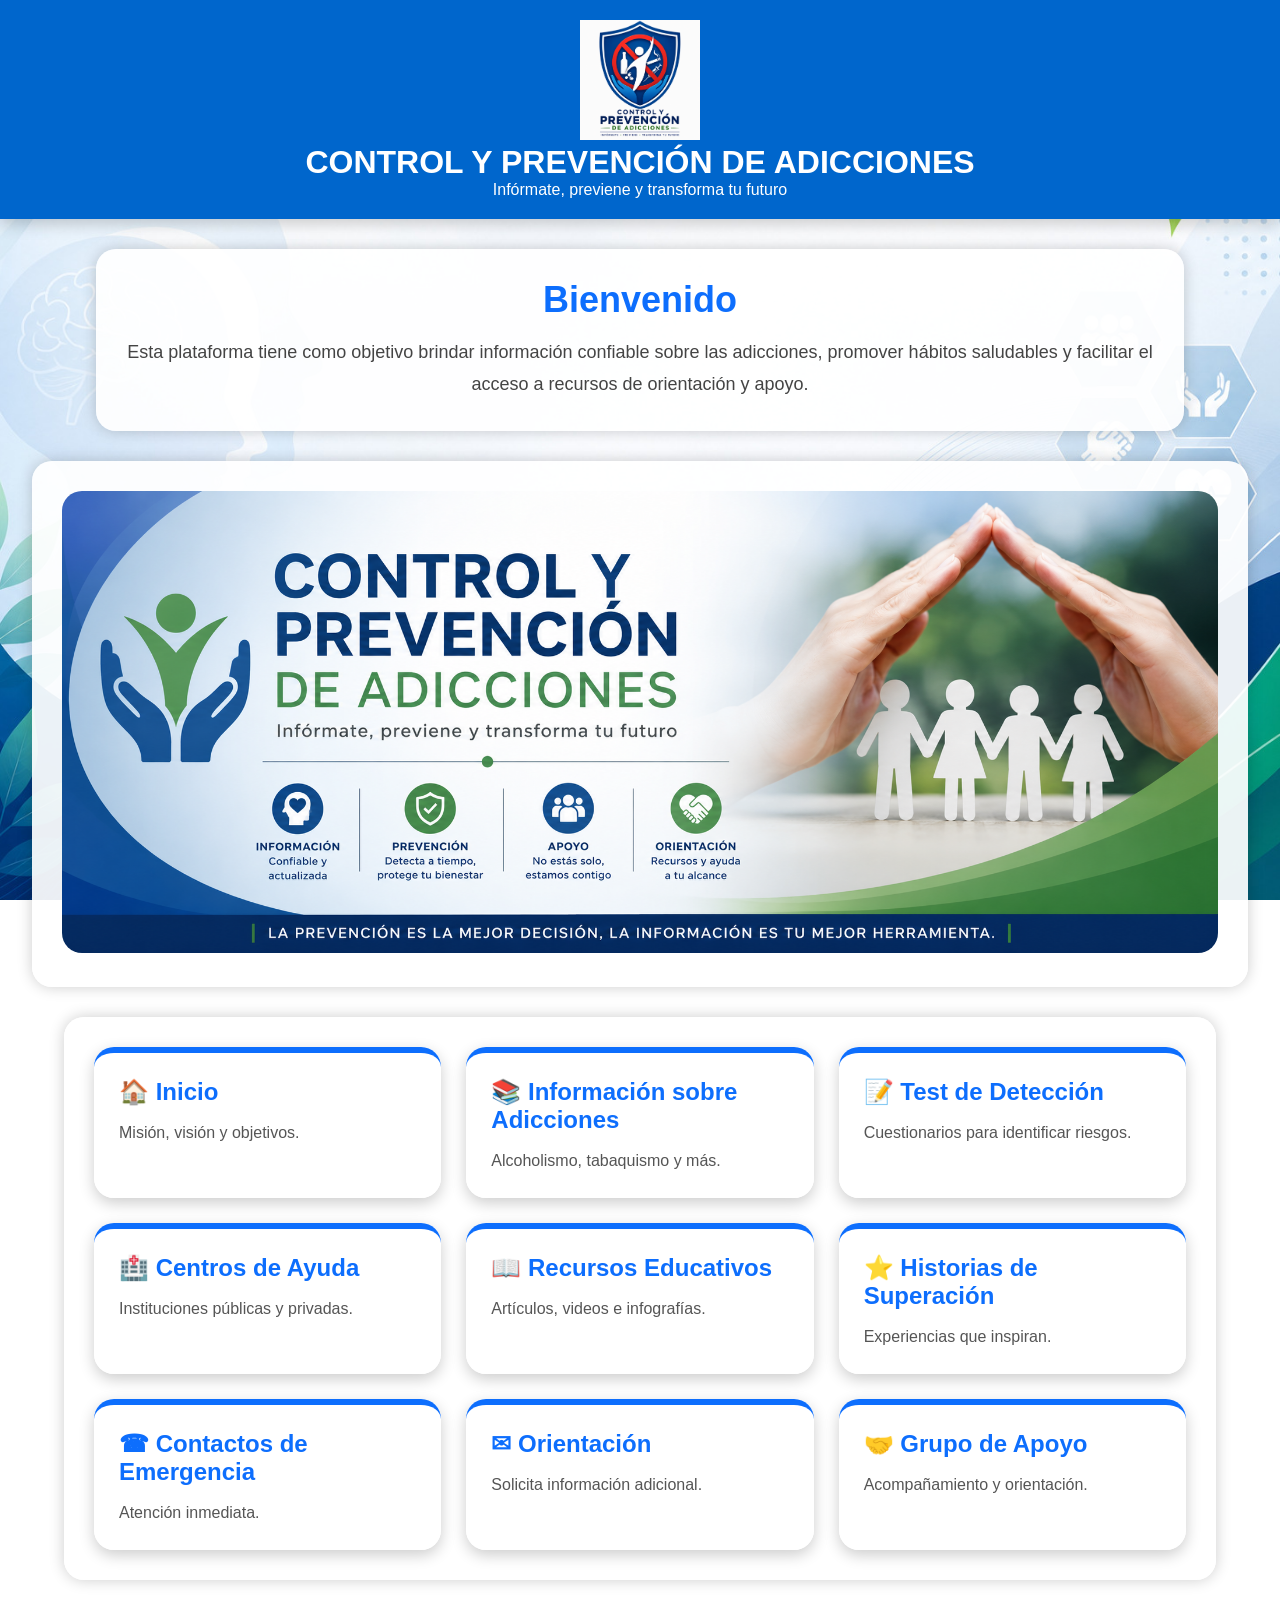
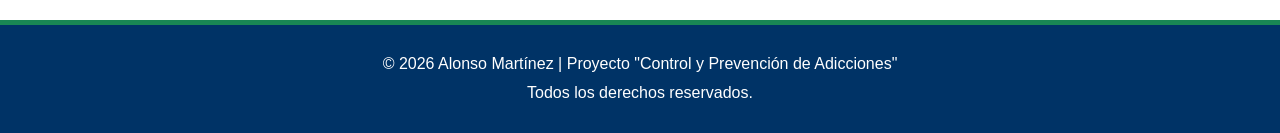
<file: index.html>
<!DOCTYPE html>
<html lang="es">
<head>
<meta charset="UTF-8">
<meta name="viewport" content="width=device-width, initial-scale=1.0">
<title>Control y Prevención de Adicciones</title>
<link rel="stylesheet" href="estilos.css">
</head>
<body>

<header>

    <img src="img/logo.png" alt="Logo" class="logo">

    <h1>CONTROL Y PREVENCIÓN DE ADICCIONES</h1>

    <p>Infórmate, previene y transforma tu futuro</p>

</header>

<section class="bienvenida">

    <h2>Bienvenido</h2>

    <p>
        Esta plataforma tiene como objetivo brindar información confiable sobre las adicciones,
        promover hábitos saludables y facilitar el acceso a recursos de orientación y apoyo.
    </p>

</section>

<section class="banner">

<img src="img/banner.png" alt="Banner">

</section>

<section class="menu-principal">

<a href="inicio.html" class="tarjeta">
<h2>🏠 Inicio</h2>
<p>Misión, visión y objetivos.</p>
</a>

<a href="adicciones.html" class="tarjeta">
<h2>📚 Información sobre Adicciones</h2>
<p>Alcoholismo, tabaquismo y más.</p>
</a>

<a href="test.html" class="tarjeta">
<h2>📝 Test de Detección</h2>
<p>Cuestionarios para identificar riesgos.</p>
</a>

<a href="centros.html" class="tarjeta">
<h2>🏥 Centros de Ayuda</h2>
<p>Instituciones públicas y privadas.</p>
</a>

<a href="recursos.html" class="tarjeta">
<h2>📖 Recursos Educativos</h2>
<p>Artículos, videos e infografías.</p>
</a>

<a href="historias.html" class="tarjeta">
<h2>⭐ Historias de Superación</h2>
<p>Experiencias que inspiran.</p>
</a>

<a href="emergencia.html" class="tarjeta">
<h2>☎ Contactos de Emergencia</h2>
<p>Atención inmediata.</p>
</a>

<a href="orientacion.html" class="tarjeta">
<h2>✉ Orientación</h2>
<p>Solicita información adicional.</p>
</a>

<a href="apoyo.html" class="tarjeta">
<h2>🤝 Grupo de Apoyo</h2>
<p>Acompañamiento y orientación.</p>
</a>

</section>

<footer>

    <p>
        &copy; 2026 Alonso Martínez | Proyecto "Control y Prevención de Adicciones"
    </p>

    <p>
        Todos los derechos reservados.
    </p>

</footer>

</body>
</html>
</file>
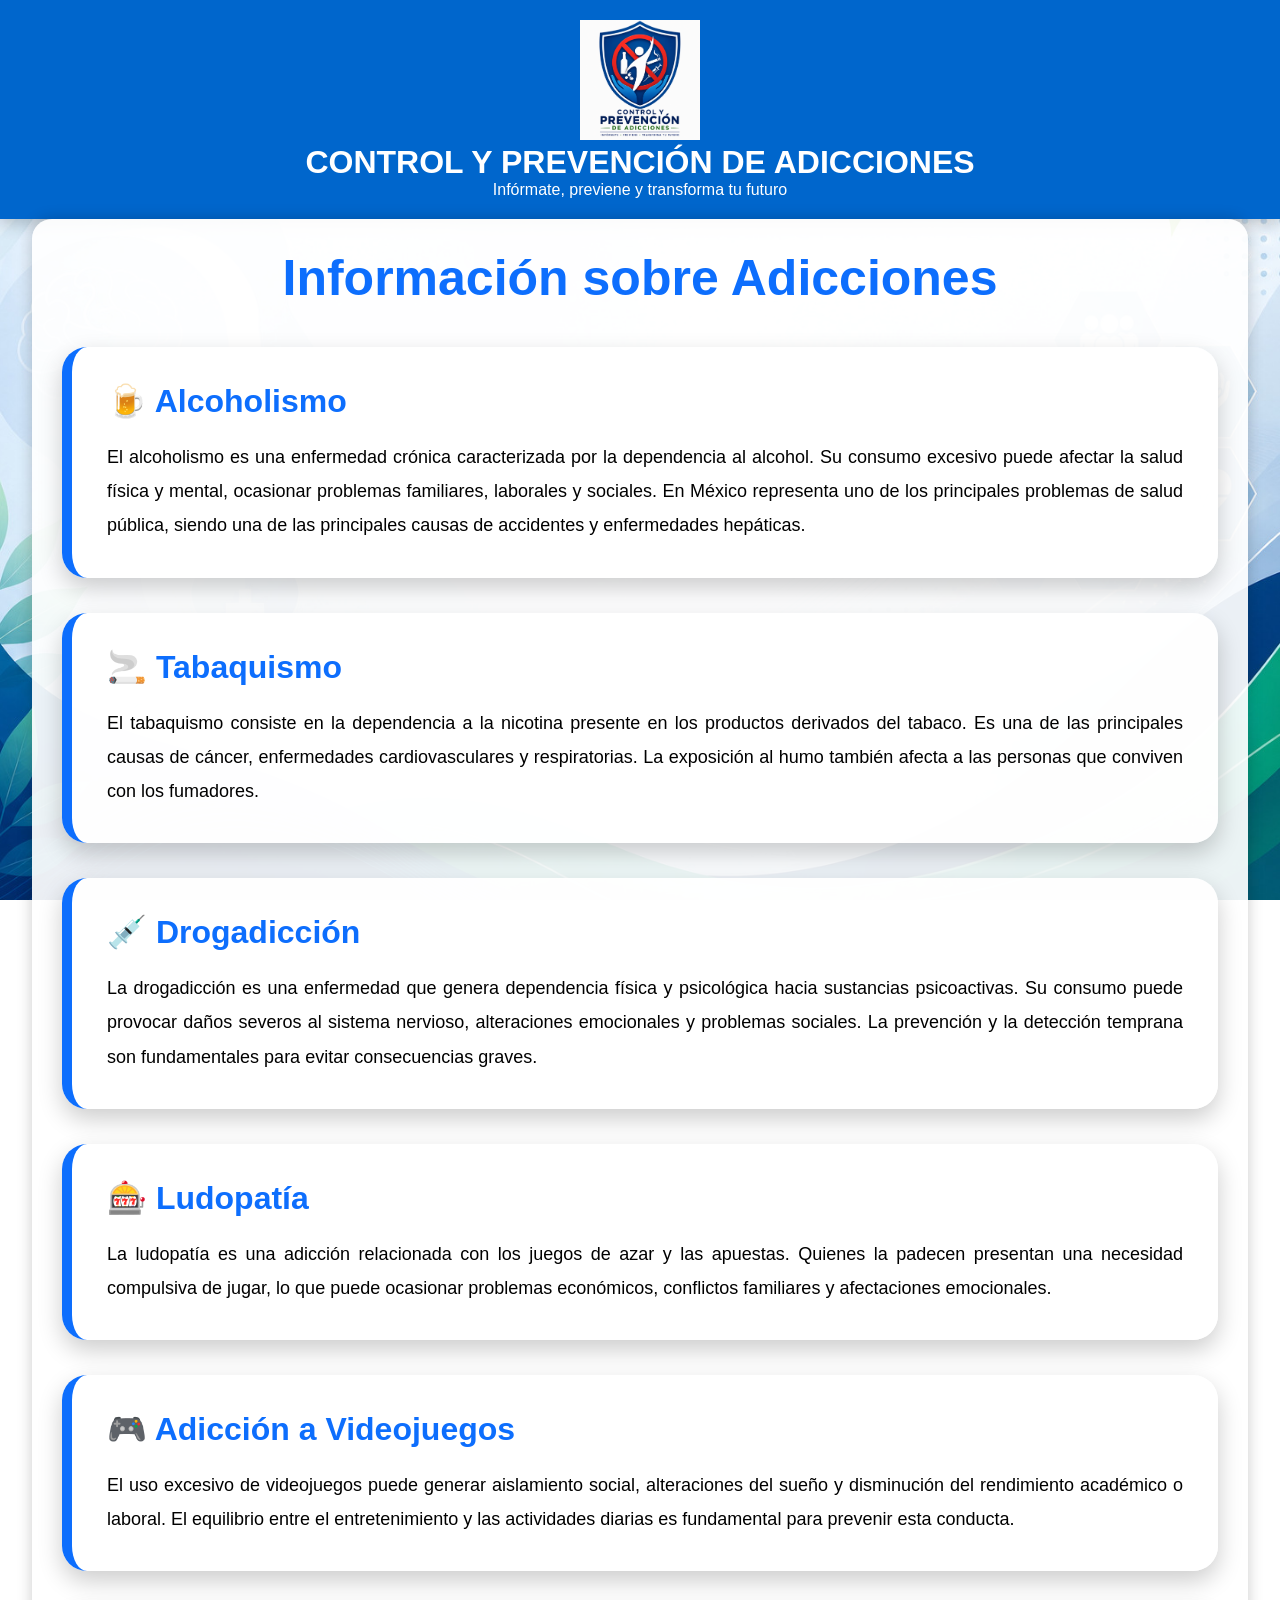
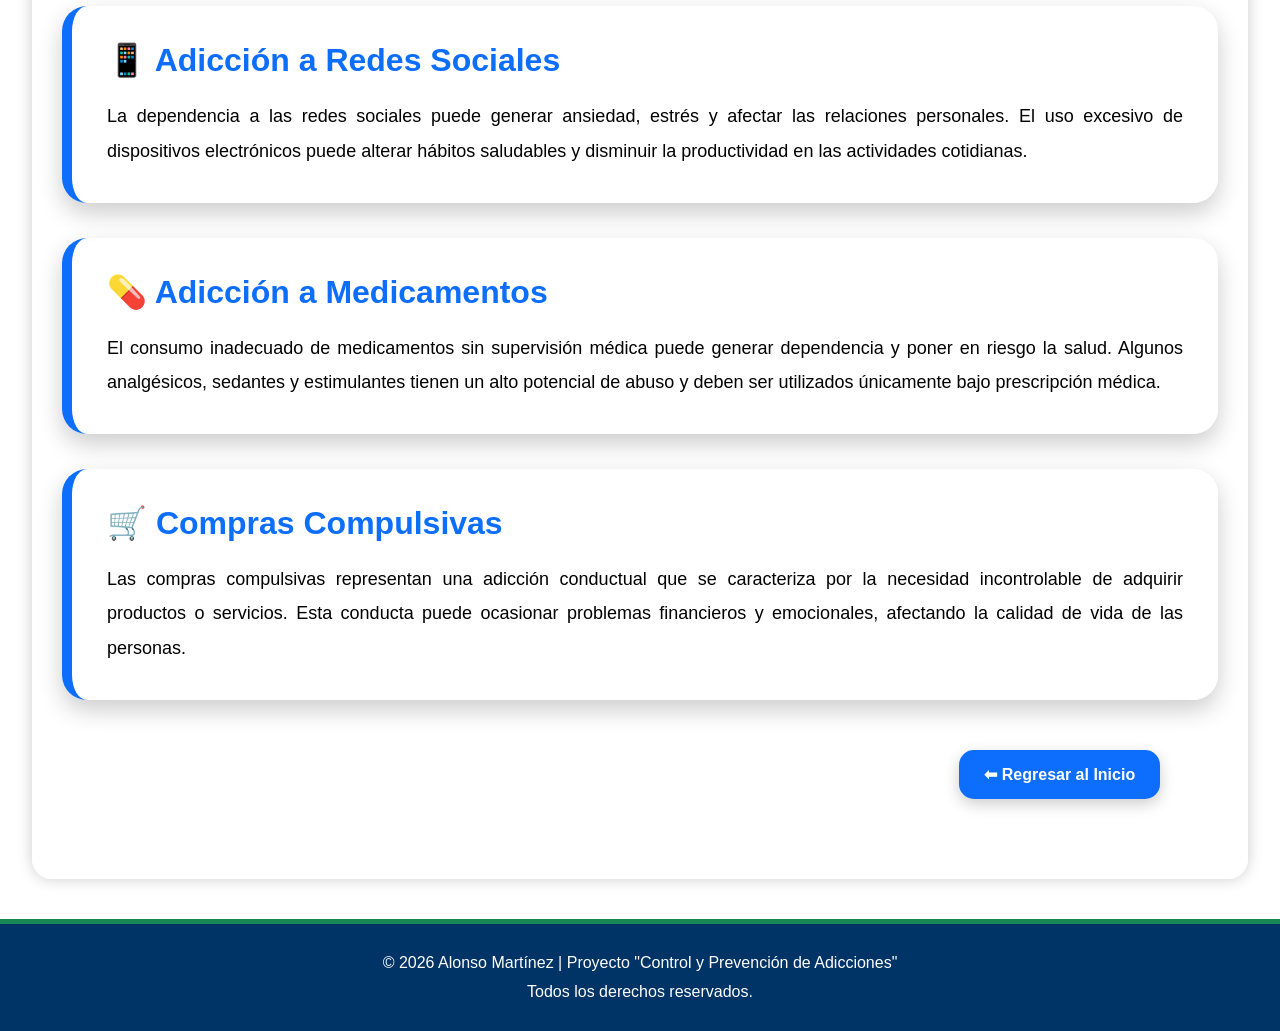
<file: adicciones.html>
<!DOCTYPE html>
<html lang="es">

<head>

    <meta charset="UTF-8">

    <meta name="viewport" content="width=device-width, initial-scale=1.0">

    <title>Información sobre Adicciones</title>

    <link rel="stylesheet" href="estilos.css">

</head>

<body>

    <header>

        <img src="img/logo.png" alt="Logo" class="logo">

        <h1>CONTROL Y PREVENCIÓN DE ADICCIONES</h1>

        <p>Infórmate, previene y transforma tu futuro</p>

    </header>


    <section class="contenedor-adicciones">

        <h1 class="titulo-adicciones">
            Información sobre Adicciones
        </h1>


        <div class="card-adicciones">

            <h2>🍺 Alcoholismo</h2>

            <p>
                El alcoholismo es una enfermedad crónica caracterizada por la dependencia al alcohol.
                Su consumo excesivo puede afectar la salud física y mental, ocasionar problemas
                familiares, laborales y sociales. En México representa uno de los principales
                problemas de salud pública, siendo una de las principales causas de accidentes y
                enfermedades hepáticas.
            </p>

        </div>


        <div class="card-adicciones">

            <h2>🚬 Tabaquismo</h2>

            <p>
                El tabaquismo consiste en la dependencia a la nicotina presente en los productos
                derivados del tabaco. Es una de las principales causas de cáncer, enfermedades
                cardiovasculares y respiratorias. La exposición al humo también afecta a las
                personas que conviven con los fumadores.
            </p>

        </div>


        <div class="card-adicciones">

            <h2>💉 Drogadicción</h2>

            <p>
                La drogadicción es una enfermedad que genera dependencia física y psicológica hacia
                sustancias psicoactivas. Su consumo puede provocar daños severos al sistema nervioso,
                alteraciones emocionales y problemas sociales. La prevención y la detección temprana
                son fundamentales para evitar consecuencias graves.
            </p>

        </div>


        <div class="card-adicciones">

            <h2>🎰 Ludopatía</h2>

            <p>
                La ludopatía es una adicción relacionada con los juegos de azar y las apuestas.
                Quienes la padecen presentan una necesidad compulsiva de jugar, lo que puede
                ocasionar problemas económicos, conflictos familiares y afectaciones emocionales.
            </p>

        </div>


        <div class="card-adicciones">

            <h2>🎮 Adicción a Videojuegos</h2>

            <p>
                El uso excesivo de videojuegos puede generar aislamiento social, alteraciones del
                sueño y disminución del rendimiento académico o laboral. El equilibrio entre el
                entretenimiento y las actividades diarias es fundamental para prevenir esta conducta.
            </p>

        </div>


        <div class="card-adicciones">

            <h2>📱 Adicción a Redes Sociales</h2>

            <p>
                La dependencia a las redes sociales puede generar ansiedad, estrés y afectar las
                relaciones personales. El uso excesivo de dispositivos electrónicos puede alterar
                hábitos saludables y disminuir la productividad en las actividades cotidianas.
            </p>

        </div>


        <div class="card-adicciones">

            <h2>💊 Adicción a Medicamentos</h2>

            <p>
                El consumo inadecuado de medicamentos sin supervisión médica puede generar
                dependencia y poner en riesgo la salud. Algunos analgésicos, sedantes y
                estimulantes tienen un alto potencial de abuso y deben ser utilizados
                únicamente bajo prescripción médica.
            </p>

        </div>


        <div class="card-adicciones">

            <h2>🛒 Compras Compulsivas</h2>

            <p>
                Las compras compulsivas representan una adicción conductual que se caracteriza
                por la necesidad incontrolable de adquirir productos o servicios. Esta conducta
                puede ocasionar problemas financieros y emocionales, afectando la calidad de vida
                de las personas.
            </p>

        </div>


        <div class="regresar">

            <a href="index.html" class="btn-regresar">

                ⬅ Regresar al Inicio

            </a>

        </div>

    </section>


    <footer>

        <p>
            &copy; 2026 Alonso Martínez | Proyecto "Control y Prevención de Adicciones"
        </p>

        <p>
            Todos los derechos reservados.
        </p>

    </footer>

</body>

</html>
</file>
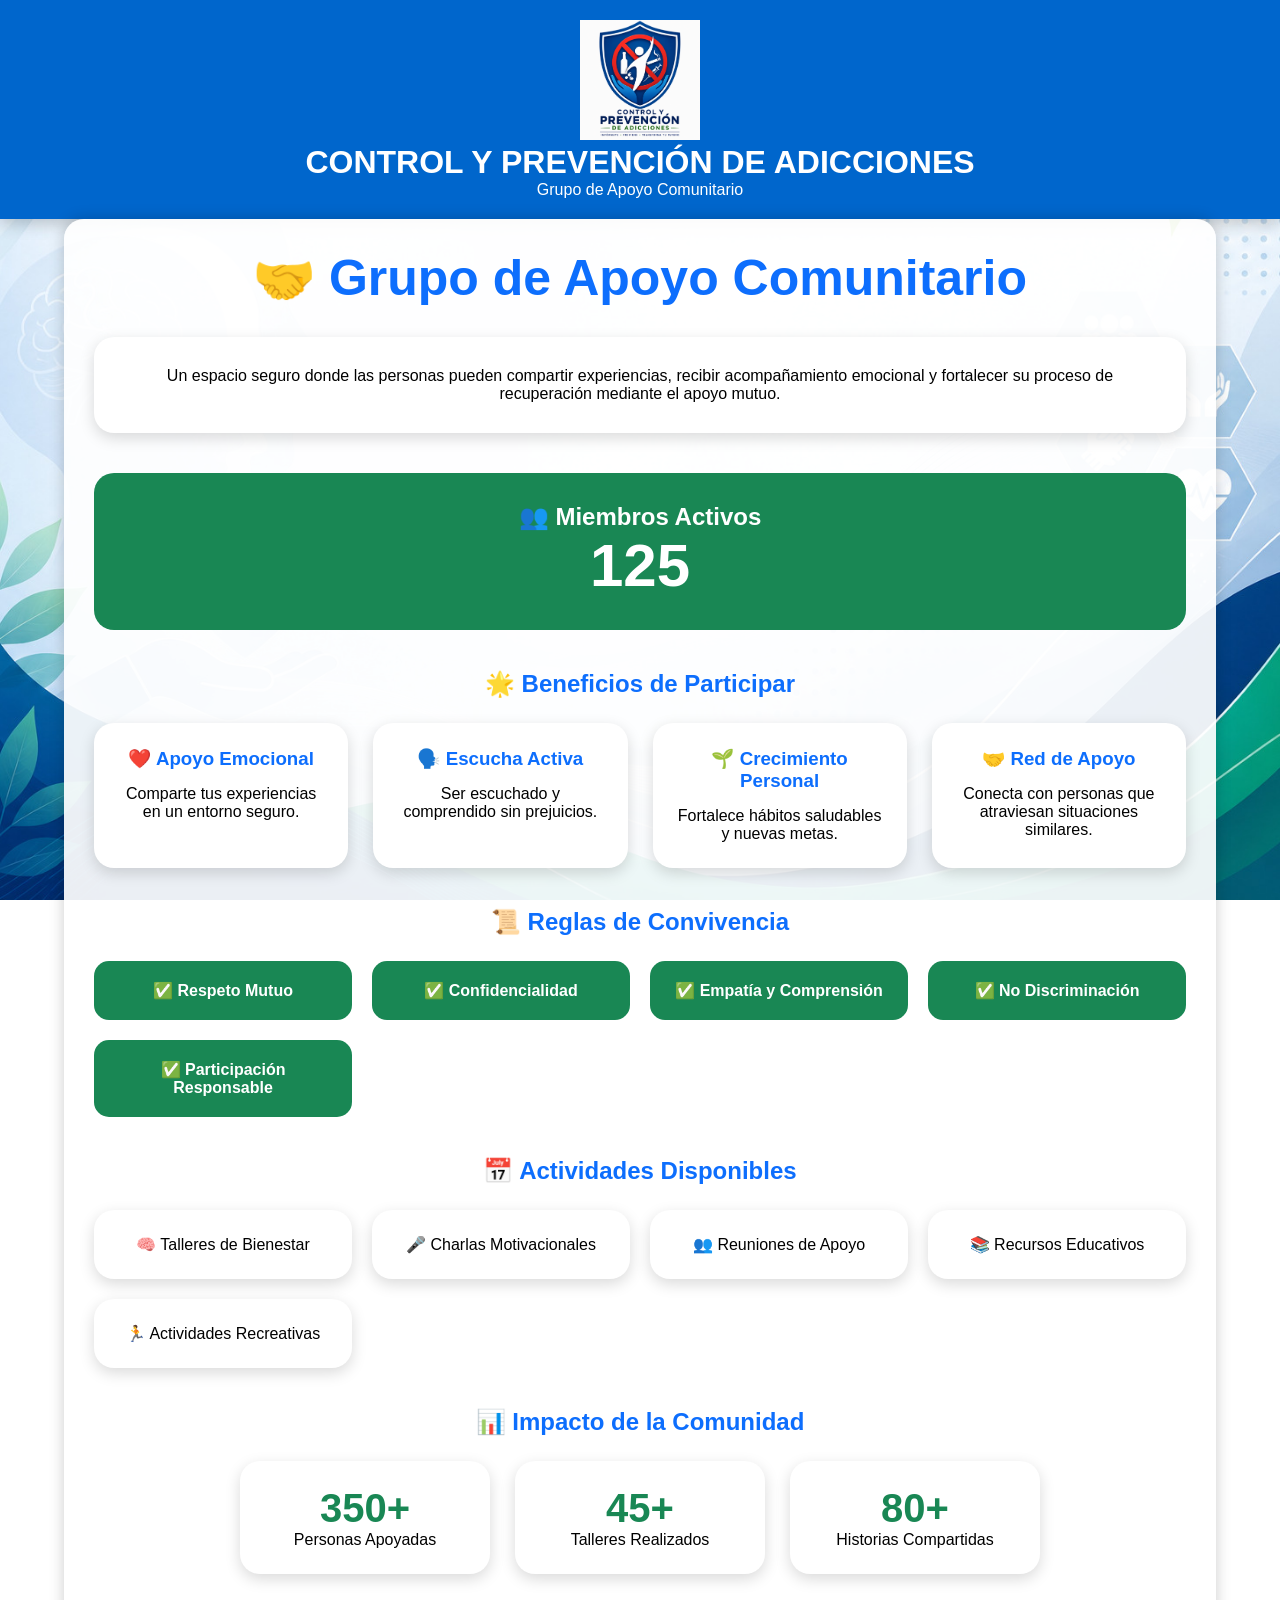
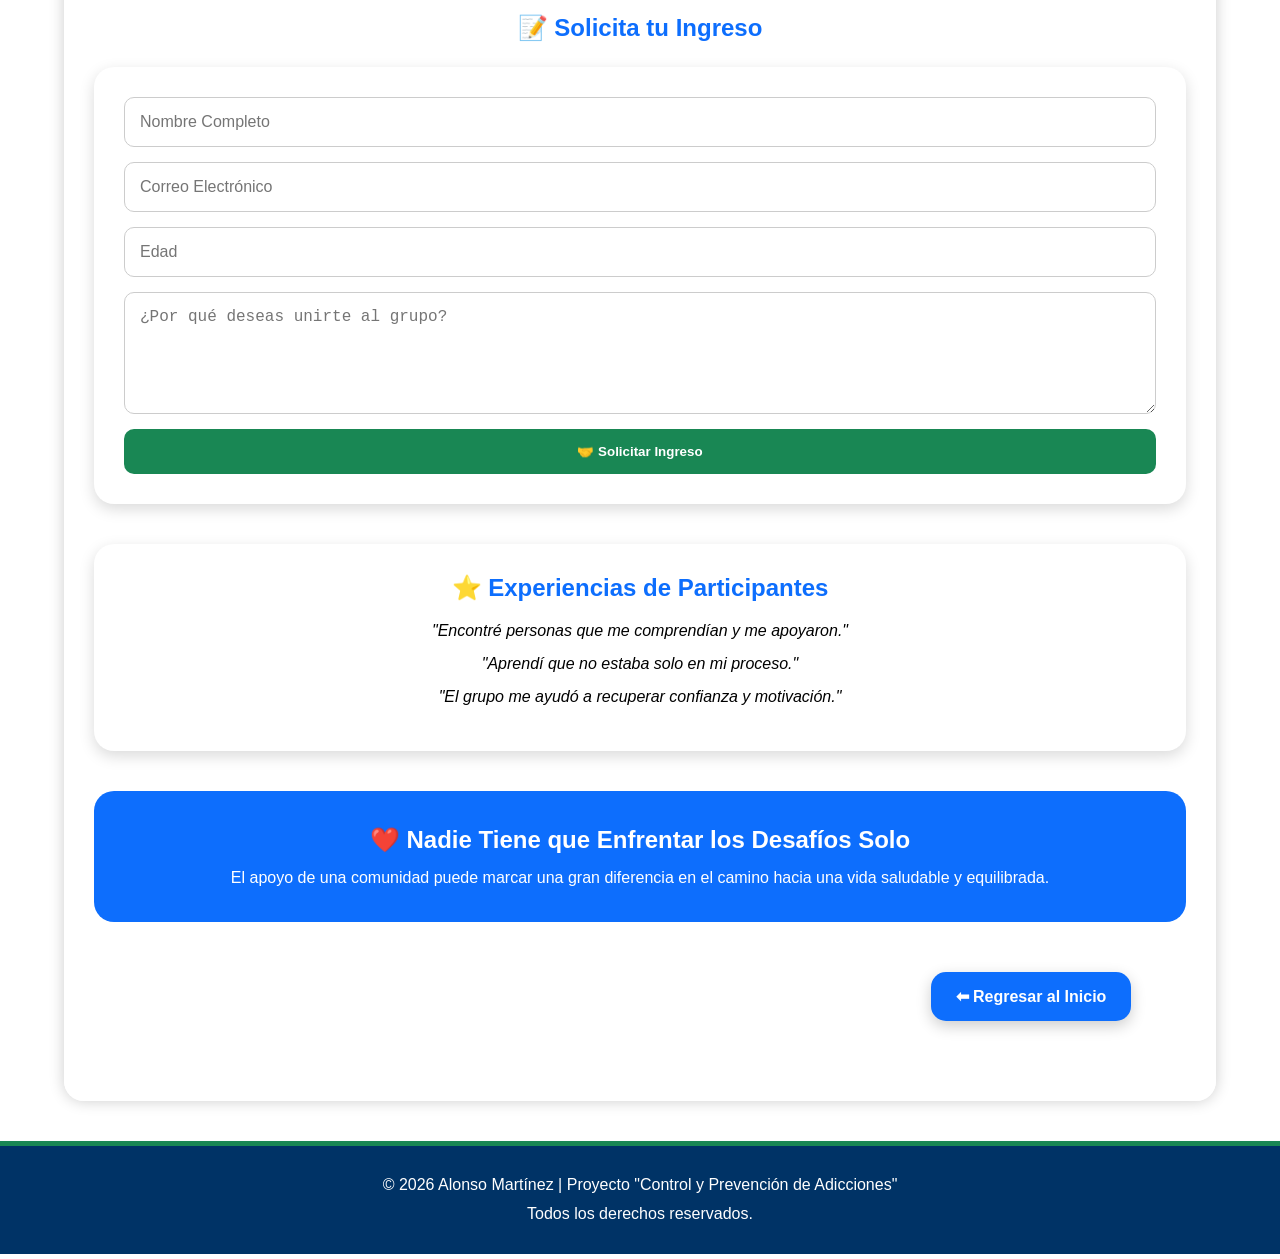
<file: apoyo.html>
<!DOCTYPE html>
<html lang="es">

<head>

    <meta charset="UTF-8">

    <meta name="viewport" content="width=device-width, initial-scale=1.0">

    <title>Grupo de Apoyo</title>

    <link rel="stylesheet" href="estilos.css">

</head>

<body>

<header>

    <img src="img/logo.png" alt="Logo" class="logo">

    <h1>CONTROL Y PREVENCIÓN DE ADICCIONES</h1>

    <p>Grupo de Apoyo Comunitario</p>

</header>

<section class="contenedor-apoyo">

    <h1 class="titulo-apoyo">
        🤝 Grupo de Apoyo Comunitario
    </h1>

    <div class="intro-apoyo">

        <p>

            Un espacio seguro donde las personas pueden compartir
            experiencias, recibir acompañamiento emocional y fortalecer
            su proceso de recuperación mediante el apoyo mutuo.

        </p>

    </div>

    <div class="contador-miembros">

        <h2>👥 Miembros Activos</h2>

        <div class="numero-miembros">

            125

        </div>

    </div>

    <h2 class="subtitulo-apoyo">

        🌟 Beneficios de Participar

    </h2>

    <div class="grid-beneficios">

        <div class="beneficio-card">

            <h3>❤️ Apoyo Emocional</h3>

            <p>
                Comparte tus experiencias en un entorno seguro.
            </p>

        </div>

        <div class="beneficio-card">

            <h3>🗣️ Escucha Activa</h3>

            <p>
                Ser escuchado y comprendido sin prejuicios.
            </p>

        </div>

        <div class="beneficio-card">

            <h3>🌱 Crecimiento Personal</h3>

            <p>
                Fortalece hábitos saludables y nuevas metas.
            </p>

        </div>

        <div class="beneficio-card">

            <h3>🤝 Red de Apoyo</h3>

            <p>
                Conecta con personas que atraviesan situaciones similares.
            </p>

        </div>

    </div>

    <h2 class="subtitulo-apoyo">

        📜 Reglas de Convivencia

    </h2>

    <div class="reglas-container">

        <div class="regla">✅ Respeto Mutuo</div>

        <div class="regla">✅ Confidencialidad</div>

        <div class="regla">✅ Empatía y Comprensión</div>

        <div class="regla">✅ No Discriminación</div>

        <div class="regla">✅ Participación Responsable</div>

    </div>

    <h2 class="subtitulo-apoyo">

        📅 Actividades Disponibles

    </h2>

    <div class="grid-actividades">

        <div class="actividad-card">
            🧠 Talleres de Bienestar
        </div>

        <div class="actividad-card">
            🎤 Charlas Motivacionales
        </div>

        <div class="actividad-card">
            👥 Reuniones de Apoyo
        </div>

        <div class="actividad-card">
            📚 Recursos Educativos
        </div>

        <div class="actividad-card">
            🏃 Actividades Recreativas
        </div>

    </div>

    <h2 class="subtitulo-apoyo">

        📊 Impacto de la Comunidad

    </h2>

    <div class="estadisticas-apoyo">

        <div class="estadistica">

            <h3>350+</h3>

            <p>Personas Apoyadas</p>

        </div>

        <div class="estadistica">

            <h3>45+</h3>

            <p>Talleres Realizados</p>

        </div>

        <div class="estadistica">

            <h3>80+</h3>

            <p>Historias Compartidas</p>

        </div>

    </div>

    <h2 class="subtitulo-apoyo">

        📝 Solicita tu Ingreso

    </h2>

    <div class="formulario-apoyo">

        <form>

            <input type="text"
                   placeholder="Nombre Completo"
                   required>

            <input type="email"
                   placeholder="Correo Electrónico"
                   required>

            <input type="number"
                   placeholder="Edad"
                   required>

            <textarea rows="5"
                      placeholder="¿Por qué deseas unirte al grupo?"
                      required></textarea>

            <button type="submit">

                🤝 Solicitar Ingreso

            </button>

        </form>

    </div>

    <div class="testimonios-apoyo">

        <h2>

            ⭐ Experiencias de Participantes

        </h2>

        <p>
            "Encontré personas que me comprendían y me apoyaron."
        </p>

        <p>
            "Aprendí que no estaba solo en mi proceso."
        </p>

        <p>
            "El grupo me ayudó a recuperar confianza y motivación."
        </p>

    </div>

    <div class="mensaje-apoyo">

        <h2>

            ❤️ Nadie Tiene que Enfrentar los Desafíos Solo

        </h2>

        <p>

            El apoyo de una comunidad puede marcar una gran diferencia
            en el camino hacia una vida saludable y equilibrada.

        </p>

    </div>

    <div class="regresar">

        <a href="index.html" class="btn-regresar">

            ⬅ Regresar al Inicio

        </a>

    </div>

</section>

<footer>

    <p>
        &copy; 2026 Alonso Martínez |
        Proyecto "Control y Prevención de Adicciones"
    </p>

    <p>
        Todos los derechos reservados.
    </p>

</footer>

</body>

</html>
</file>
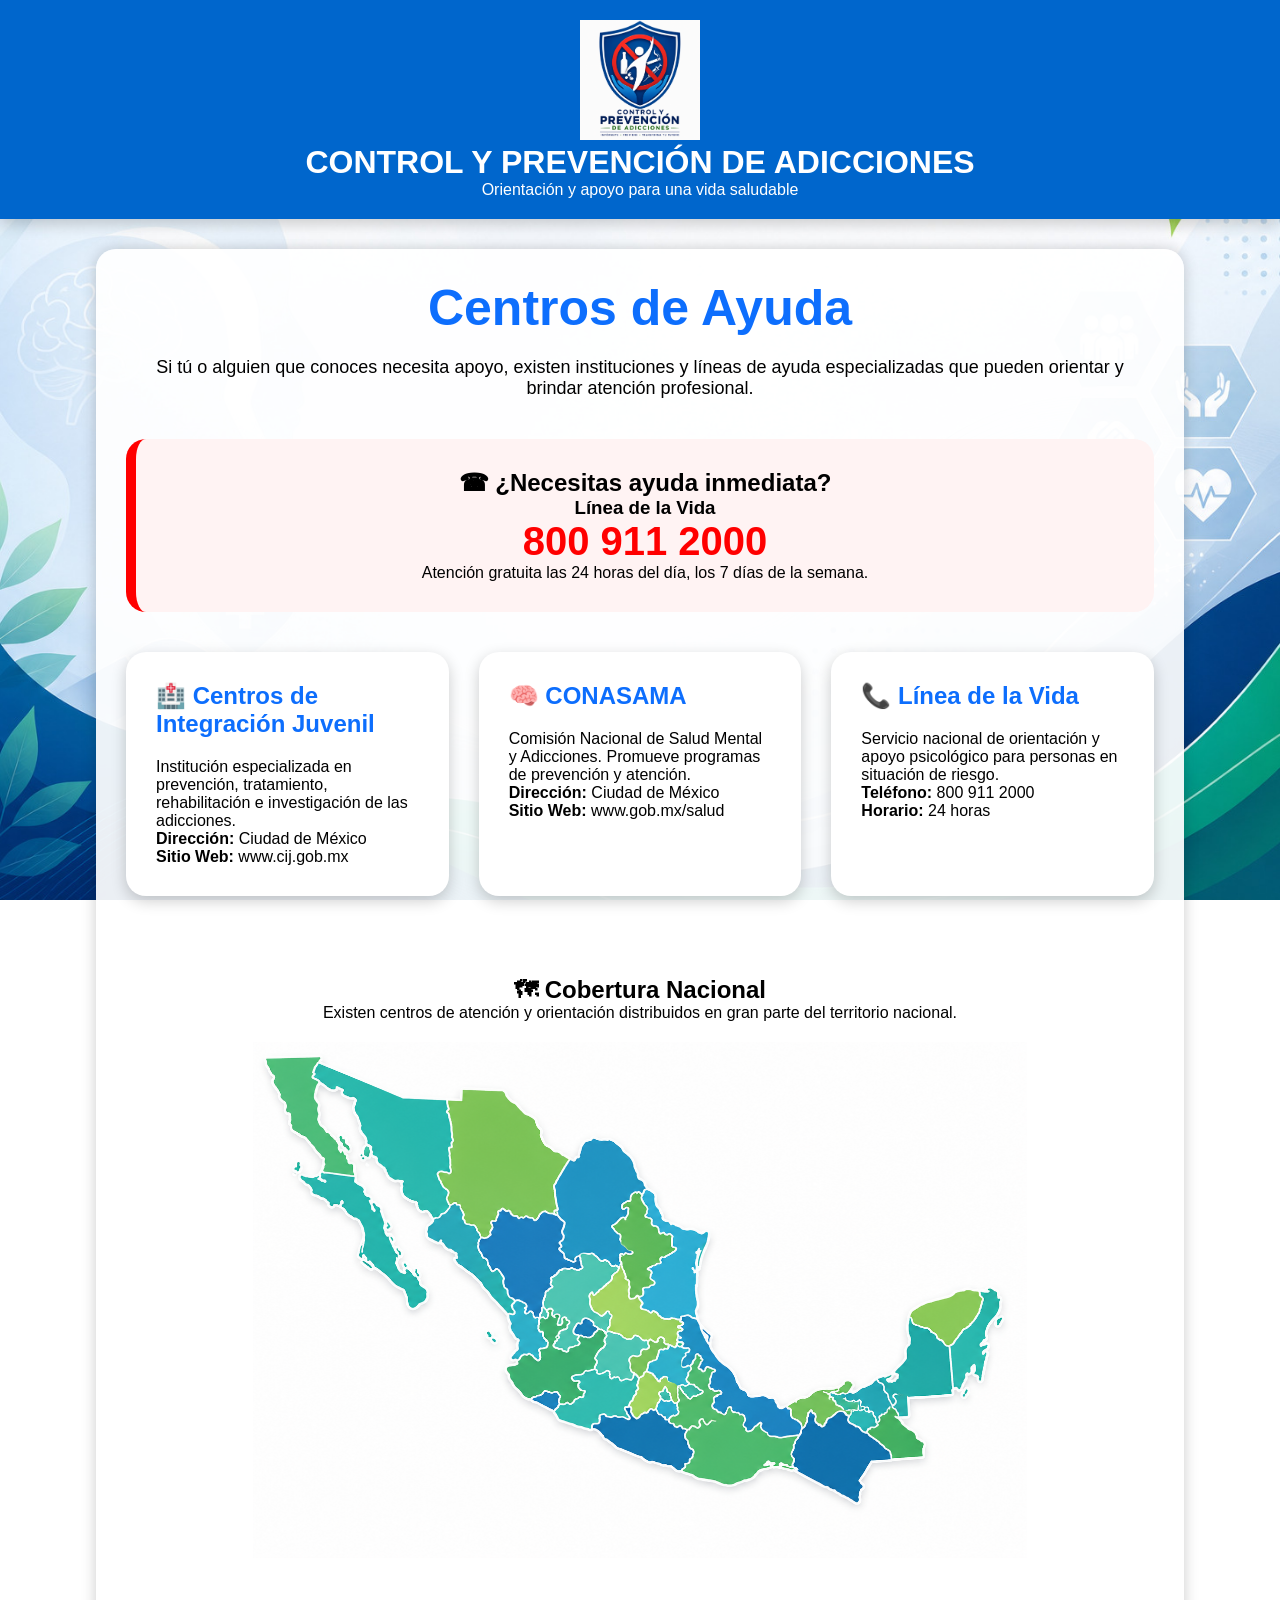
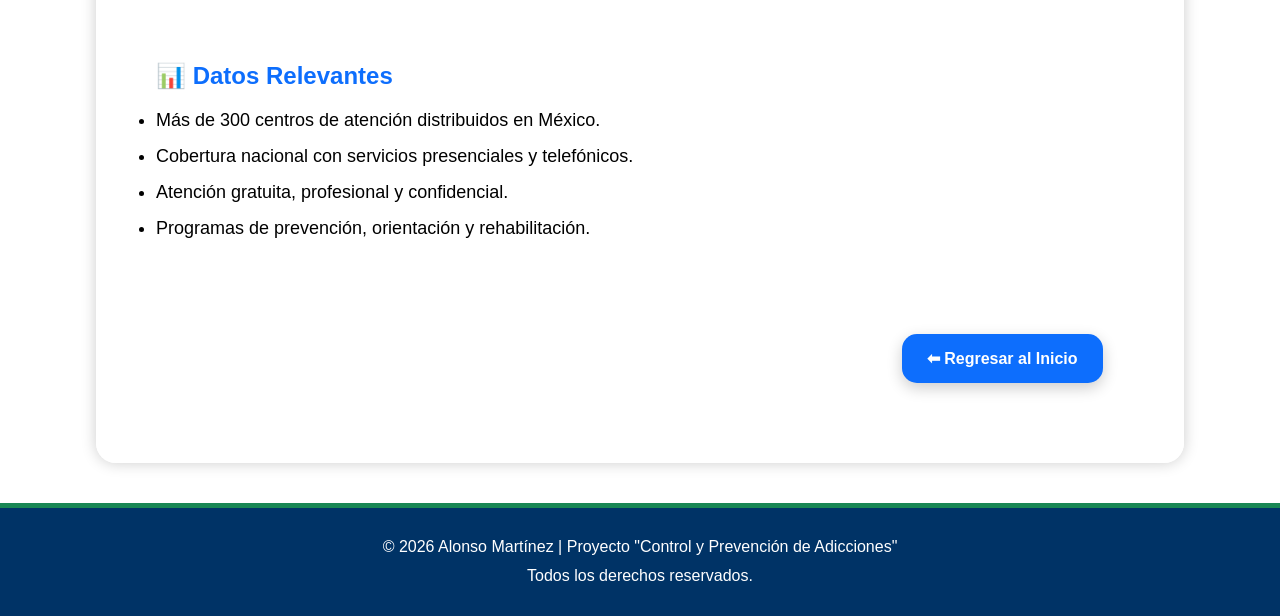
<file: centros.html>
<!DOCTYPE html>
<html lang="es">

<head>

    <meta charset="UTF-8">

    <meta name="viewport" content="width=device-width, initial-scale=1.0">

    <title>Centros de Ayuda</title>

    <link rel="stylesheet" href="estilos.css">

</head>

<body>

<header>

    <img src="img/logo.png" alt="Logo" class="logo">

    <h1>CONTROL Y PREVENCIÓN DE ADICCIONES</h1>

    <p>Orientación y apoyo para una vida saludable</p>

</header>

<section class="contenedor-centros">

    <h1 class="titulo-centros">
        Centros de Ayuda
    </h1>

    <p class="descripcion-centros">

        Si tú o alguien que conoces necesita apoyo, existen instituciones y líneas
        de ayuda especializadas que pueden orientar y brindar atención profesional.

    </p>

    <!-- AYUDA INMEDIATA -->

    <div class="ayuda-inmediata">

        <h2>☎ ¿Necesitas ayuda inmediata?</h2>

        <h3>Línea de la Vida</h3>

        <p class="telefono">
            800 911 2000
        </p>

        <p>
            Atención gratuita las 24 horas del día,
            los 7 días de la semana.
        </p>

    </div>

    <!-- CENTROS -->

    <div class="contenedor-tarjetas-centros">

        <div class="centro-card">

            <h2>🏥 Centros de Integración Juvenil</h2>

            <p>
                Institución especializada en prevención,
                tratamiento, rehabilitación e investigación
                de las adicciones.
            </p>

            <p><strong>Dirección:</strong> Ciudad de México</p>

            <p><strong>Sitio Web:</strong> www.cij.gob.mx</p>

        </div>

        <div class="centro-card">

            <h2>🧠 CONASAMA</h2>

            <p>
                Comisión Nacional de Salud Mental y Adicciones.
                Promueve programas de prevención y atención.
            </p>

            <p><strong>Dirección:</strong> Ciudad de México</p>

            <p><strong>Sitio Web:</strong> www.gob.mx/salud</p>

        </div>

        <div class="centro-card">

            <h2>📞 Línea de la Vida</h2>

            <p>
                Servicio nacional de orientación y apoyo
                psicológico para personas en situación de riesgo.
            </p>

            <p><strong>Teléfono:</strong> 800 911 2000</p>

            <p><strong>Horario:</strong> 24 horas</p>

        </div>

    </div>

    <!-- COBERTURA -->

    <div class="cobertura">

        <h2>🗺 Cobertura Nacional</h2>

        <p>
            Existen centros de atención y orientación distribuidos
            en gran parte del territorio nacional.
        </p>

        <img src="img/mapa_mexico.png"
             alt="Mapa de México"
             class="mapa-mexico">

    </div>

    <!-- DATOS -->

    <div class="estadisticas">

        <h2>📊 Datos Relevantes</h2>

        <ul>

            <li>Más de 300 centros de atención distribuidos en México.</li>

            <li>Cobertura nacional con servicios presenciales y telefónicos.</li>

            <li>Atención gratuita, profesional y confidencial.</li>

            <li>Programas de prevención, orientación y rehabilitación.</li>

        </ul>

    </div>

    <!-- REGRESAR -->

    <div class="regresar">

        <a href="index.html" class="btn-regresar">

            ⬅ Regresar al Inicio

        </a>

    </div>

</section>

<footer>

    <p>
        &copy; 2026 Alonso Martínez |
        Proyecto "Control y Prevención de Adicciones"
    </p>

    <p>
        Todos los derechos reservados.
    </p>

</footer>

</body>

</html>
</file>
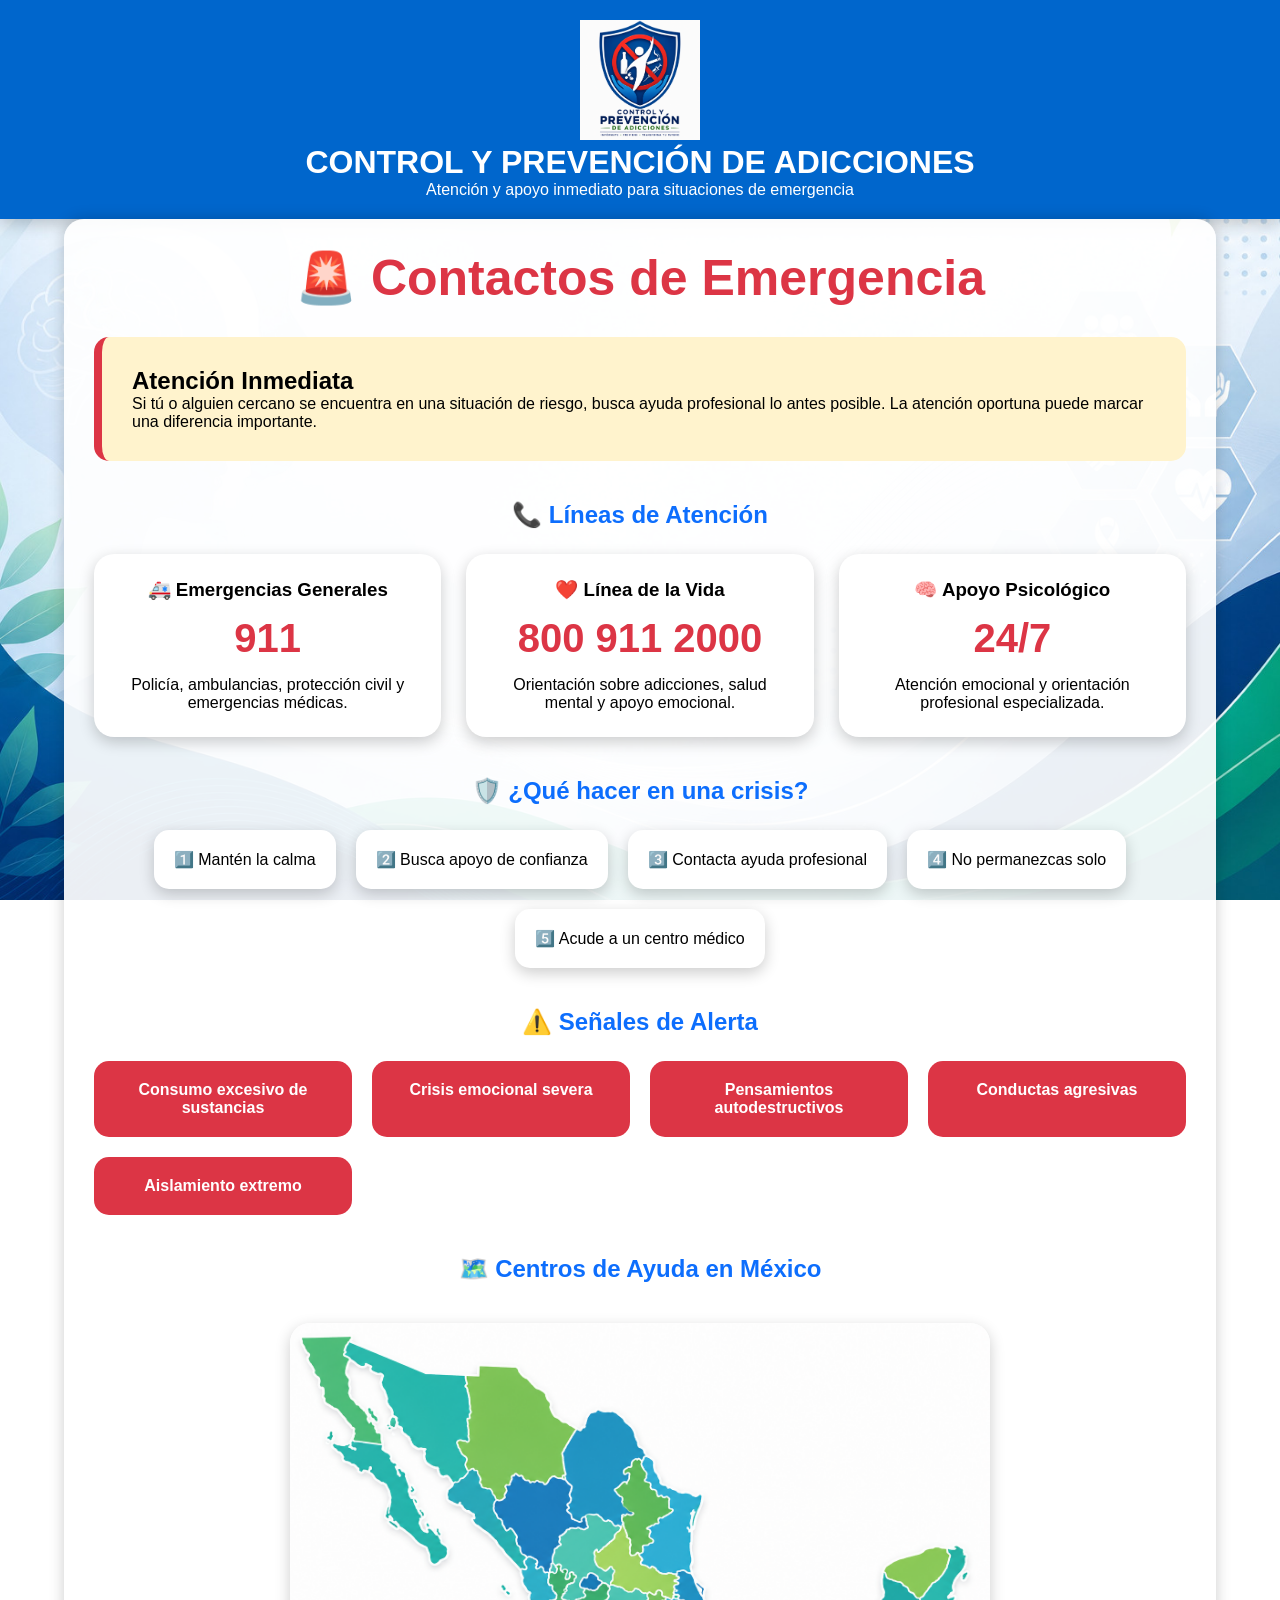
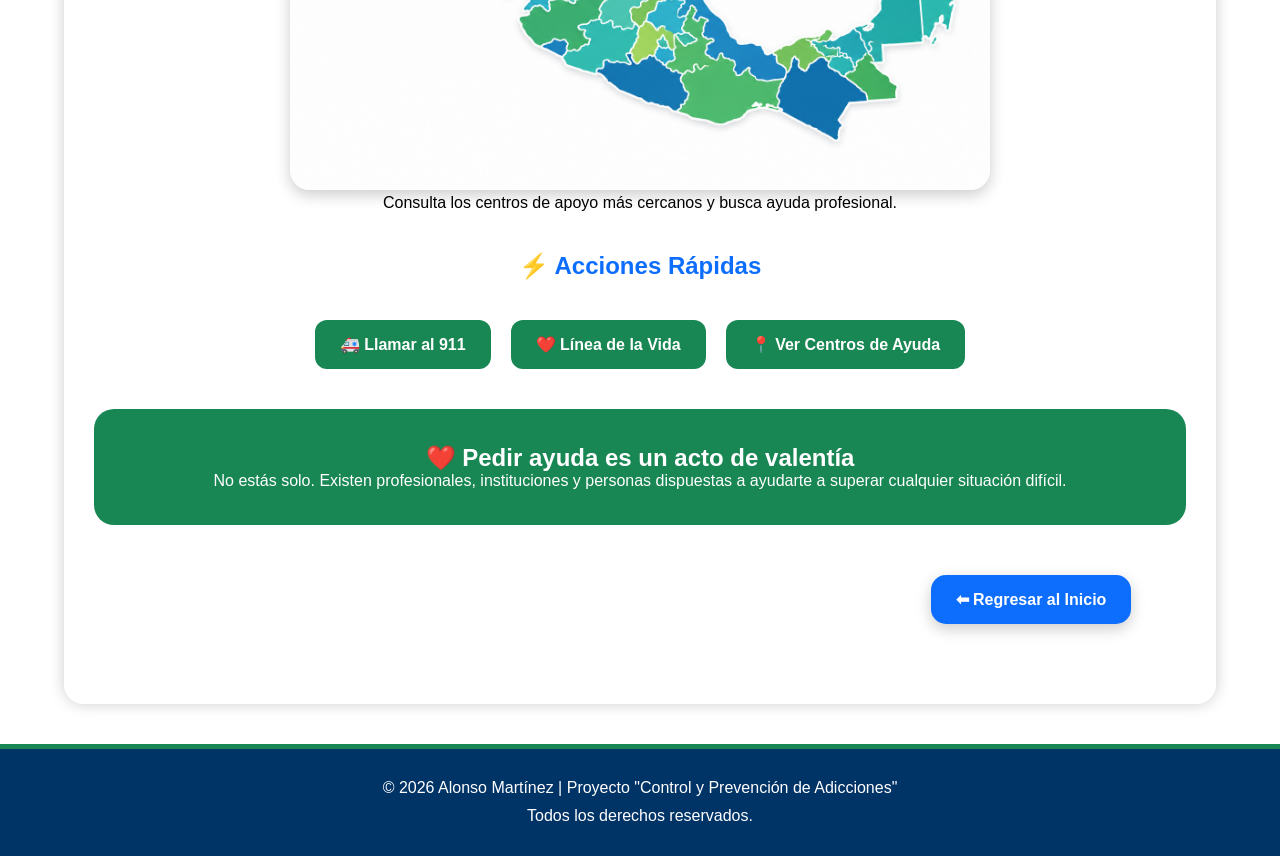
<file: emergencia.html>
<!DOCTYPE html>
<html lang="es">

<head>

    <meta charset="UTF-8">

    <meta name="viewport" content="width=device-width, initial-scale=1.0">

    <title>Contactos de Emergencia</title>

    <link rel="stylesheet" href="estilos.css">

</head>

<body>

<header>

    <img src="img/logo.png" alt="Logo" class="logo">

    <h1>CONTROL Y PREVENCIÓN DE ADICCIONES</h1>

    <p>Atención y apoyo inmediato para situaciones de emergencia</p>

</header>

<section class="contenedor-emergencia">

    <h1 class="titulo-emergencia">

        🚨 Contactos de Emergencia

    </h1>

    <div class="alerta-principal">

        <h2>Atención Inmediata</h2>

        <p>

            Si tú o alguien cercano se encuentra en una situación de riesgo,
            busca ayuda profesional lo antes posible. La atención oportuna
            puede marcar una diferencia importante.

        </p>

    </div>

    <!-- CONTACTOS -->

    <h2 class="subtitulo-emergencia">

        📞 Líneas de Atención

    </h2>

    <div class="grid-emergencia">

        <div class="emergencia-card">

            <h3>🚑 Emergencias Generales</h3>

            <div class="numero-emergencia">

                911

            </div>

            <p>

                Policía, ambulancias, protección civil y emergencias médicas.

            </p>

        </div>

        <div class="emergencia-card">

            <h3>❤️ Línea de la Vida</h3>

            <div class="numero-emergencia">

                800 911 2000

            </div>

            <p>

                Orientación sobre adicciones, salud mental y apoyo emocional.

            </p>

        </div>

        <div class="emergencia-card">

            <h3>🧠 Apoyo Psicológico</h3>

            <div class="numero-emergencia">

                24/7

            </div>

            <p>

                Atención emocional y orientación profesional especializada.

            </p>

        </div>

    </div>

    <!-- PASOS -->

    <h2 class="subtitulo-emergencia">

        🛡️ ¿Qué hacer en una crisis?

    </h2>

    <div class="pasos-crisis">

        <div class="paso-crisis">
            1️⃣ Mantén la calma
        </div>

        <div class="paso-crisis">
            2️⃣ Busca apoyo de confianza
        </div>

        <div class="paso-crisis">
            3️⃣ Contacta ayuda profesional
        </div>

        <div class="paso-crisis">
            4️⃣ No permanezcas solo
        </div>

        <div class="paso-crisis">
            5️⃣ Acude a un centro médico
        </div>

    </div>

    <!-- ALERTAS -->

    <h2 class="subtitulo-emergencia">

        ⚠️ Señales de Alerta

    </h2>

    <div class="grid-alertas">

        <div class="alerta-card">
            Consumo excesivo de sustancias
        </div>

        <div class="alerta-card">
            Crisis emocional severa
        </div>

        <div class="alerta-card">
            Pensamientos autodestructivos
        </div>

        <div class="alerta-card">
            Conductas agresivas
        </div>

        <div class="alerta-card">
            Aislamiento extremo
        </div>

    </div>

    <!-- MAPA -->

    <h2 class="subtitulo-emergencia">

        🗺️ Centros de Ayuda en México

    </h2>

    <div class="mapa-emergencia">

        <img src="img/mapa_mexico.png" alt="Mapa de México">

        <p>

            Consulta los centros de apoyo más cercanos y busca ayuda profesional.

        </p>

    </div>

    <!-- ACCIONES RÁPIDAS -->

    <h2 class="subtitulo-emergencia">

        ⚡ Acciones Rápidas

    </h2>

    <div class="acciones-rapidas">

        <a href="tel:911" class="btn-accion">

            🚑 Llamar al 911

        </a>

        <a href="tel:8009112000" class="btn-accion">

            ❤️ Línea de la Vida

        </a>

        <a href="centros.html" class="btn-accion">

            📍 Ver Centros de Ayuda

        </a>

    </div>

    <!-- MENSAJE FINAL -->

    <div class="mensaje-esperanza">

        <h2>

            ❤️ Pedir ayuda es un acto de valentía

        </h2>

        <p>

            No estás solo. Existen profesionales, instituciones
            y personas dispuestas a ayudarte a superar cualquier
            situación difícil.

        </p>

    </div>

    <!-- REGRESAR -->

    <div class="regresar">

        <a href="index.html" class="btn-regresar">

            ⬅ Regresar al Inicio

        </a>

    </div>

</section>

<footer>

    <p>

        &copy; 2026 Alonso Martínez |
        Proyecto "Control y Prevención de Adicciones"

    </p>

    <p>

        Todos los derechos reservados.

    </p>

</footer>

</body>

</html>
</file>
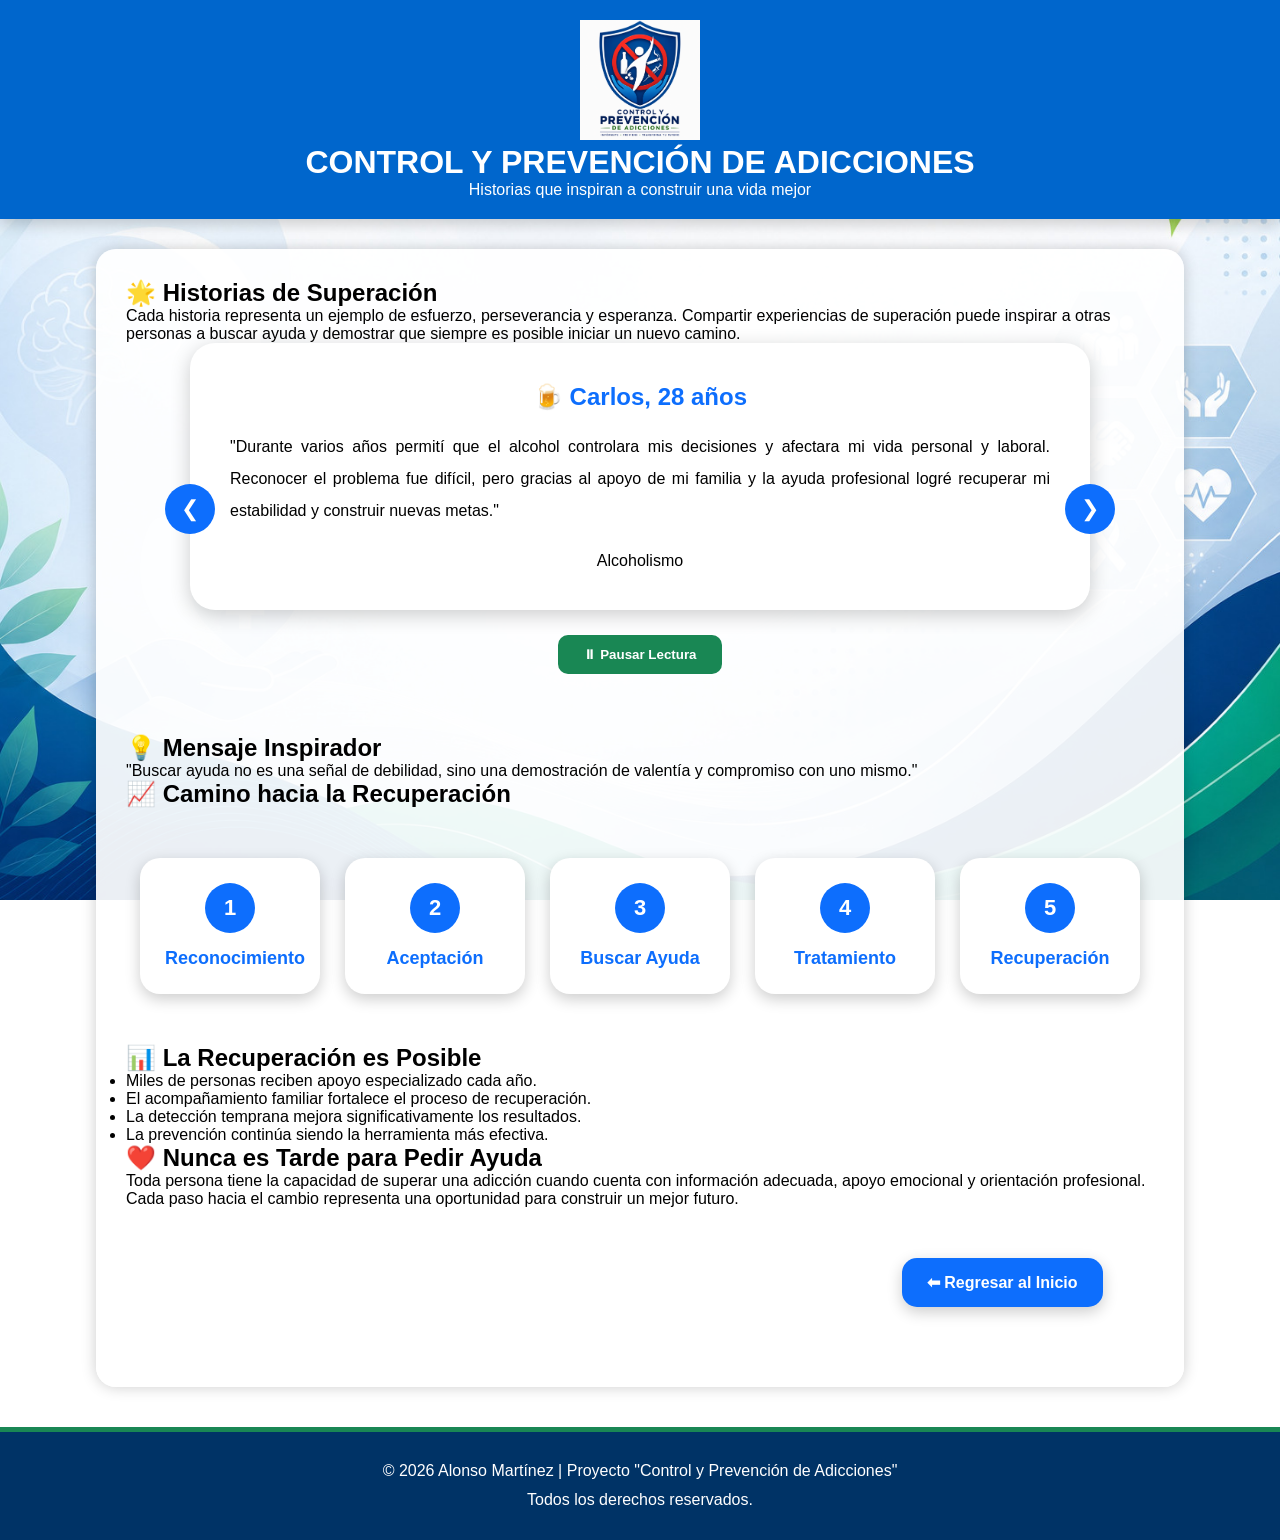
<file: historias.html>
<!DOCTYPE html>
<html lang="es">

<head>

    <meta charset="UTF-8">

    <meta name="viewport" content="width=device-width, initial-scale=1.0">

    <title>Historias de Superación</title>

    <link rel="stylesheet" href="estilos.css">

</head>

<body>

<header>

    <img src="img/logo.png" alt="Logo" class="logo">

    <h1>CONTROL Y PREVENCIÓN DE ADICCIONES</h1>

    <p>Historias que inspiran a construir una vida mejor</p>

</header>

<section class="contenedor-historias">

    <h1 class="titulo-historias">

        🌟 Historias de Superación

    </h1>

    <div class="intro-historias">

        <p>

            Cada historia representa un ejemplo de esfuerzo,
            perseverancia y esperanza. Compartir experiencias
            de superación puede inspirar a otras personas a
            buscar ayuda y demostrar que siempre es posible
            iniciar un nuevo camino.

        </p>

    </div>

    <!-- CARRUSEL DE HISTORIAS -->

    <div class="carrusel-historias">

        <div class="historia-slide activo">

            <h2>🍺 Carlos, 28 años</h2>

            <p>

                "Durante varios años permití que el alcohol
                controlara mis decisiones y afectara mi vida
                personal y laboral. Reconocer el problema fue
                difícil, pero gracias al apoyo de mi familia
                y la ayuda profesional logré recuperar mi
                estabilidad y construir nuevas metas."

            </p>

            <span class="etiqueta">

                Alcoholismo

            </span>

        </div>

        <div class="historia-slide">

            <h2>🚭 Ana, 35 años</h2>

            <p>

                "Después de más de una década fumando,
                comprendí el impacto que tenía en mi salud.
                Con disciplina, orientación médica y el apoyo
                de mis seres queridos logré abandonar el tabaco
                y mejorar significativamente mi calidad de vida."

            </p>

            <span class="etiqueta">

                Tabaquismo

            </span>

        </div>

        <div class="historia-slide">

            <h2>💊 Miguel, 24 años</h2>

            <p>

                "La dependencia a las drogas me alejó de mis
                estudios y de las personas que más quería.
                Buscar ayuda fue la decisión más importante
                de mi vida. Hoy continúo mi proceso de
                recuperación con nuevas oportunidades."

            </p>

            <span class="etiqueta">

                Drogadicción

            </span>

        </div>

        <div class="historia-slide">

            <h2>📱 Sofía, 20 años</h2>

            <p>

                "Pasaba gran parte de mi tiempo en redes sociales,
                afectando mis relaciones personales y mi rendimiento
                académico. Aprendí a establecer límites y a encontrar
                un equilibrio saludable entre el mundo digital y mi vida."

            </p>

            <span class="etiqueta">

                Redes Sociales

            </span>

        </div>

        <div class="historia-slide">

            <h2>🎮 Diego, 17 años</h2>

            <p>

                "Los videojuegos ocupaban casi todo mi tiempo libre.
                Con ayuda de mi familia aprendí a organizar mis horarios,
                retomar actividades deportivas y mejorar mi desempeño escolar."

            </p>

            <span class="etiqueta">

                Videojuegos

            </span>

        </div>

        <button class="btn-carrusel anterior">

            ❮

        </button>

        <button class="btn-carrusel siguiente">

            ❯

        </button>

        <div class="controles-carrusel">

            <button id="btnPausa" class="btn-pausa">

                ⏸ Pausar Lectura

            </button>

        </div>

    </div>

    <!-- FRASE MOTIVACIONAL -->

    <div class="frase-motivacional">

        <h2>

            💡 Mensaje Inspirador

        </h2>

        <p>

            "Buscar ayuda no es una señal de debilidad,
            sino una demostración de valentía y compromiso
            con uno mismo."

        </p>

    </div>

    <!-- CAMINO HACIA LA RECUPERACIÓN -->

    <h2 class="subtitulo-proceso">

        📈 Camino hacia la Recuperación

    </h2>

    <div class="timeline-horizontal">

        <div class="paso-timeline">

            <span>1</span>

            <h3>Reconocimiento</h3>

        </div>

        <div class="paso-timeline">

            <span>2</span>

            <h3>Aceptación</h3>

        </div>

        <div class="paso-timeline">

            <span>3</span>

            <h3>Buscar Ayuda</h3>

        </div>

        <div class="paso-timeline">

            <span>4</span>

            <h3>Tratamiento</h3>

        </div>

        <div class="paso-timeline">

            <span>5</span>

            <h3>Recuperación</h3>

        </div>

    </div>

    <!-- ESTADÍSTICAS -->

    <div class="estadisticas-recuperacion">

        <h2>

            📊 La Recuperación es Posible

        </h2>

        <ul>

            <li>
                Miles de personas reciben apoyo especializado cada año.
            </li>

            <li>
                El acompañamiento familiar fortalece el proceso de recuperación.
            </li>

            <li>
                La detección temprana mejora significativamente los resultados.
            </li>

            <li>
                La prevención continúa siendo la herramienta más efectiva.
            </li>

        </ul>

    </div>

    <!-- MENSAJE FINAL -->

    <div class="mensaje-final">

        <h2>

            ❤️ Nunca es Tarde para Pedir Ayuda

        </h2>

        <p>

            Toda persona tiene la capacidad de superar una adicción
            cuando cuenta con información adecuada, apoyo emocional
            y orientación profesional. Cada paso hacia el cambio
            representa una oportunidad para construir un mejor futuro.

        </p>

    </div>

    <!-- BOTÓN REGRESAR -->

    <div class="regresar">

        <a href="index.html" class="btn-regresar">

            ⬅ Regresar al Inicio

        </a>

    </div>

</section>

<footer>

    <p>

        &copy; 2026 Alonso Martínez |
        Proyecto "Control y Prevención de Adicciones"

    </p>

    <p>

        Todos los derechos reservados.

    </p>

</footer>

<script src="script.js"></script>

</body>

</html>
</file>
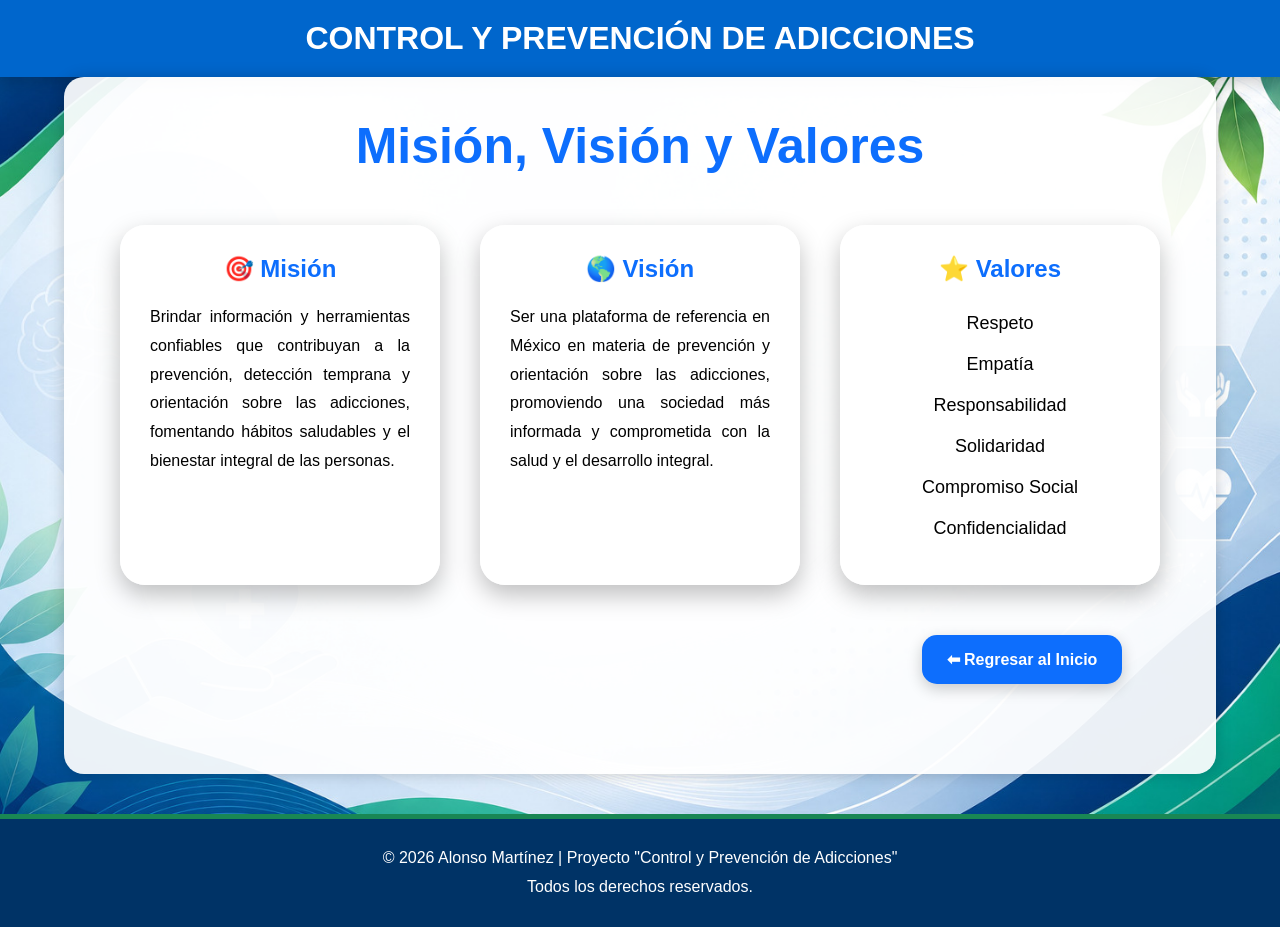
<file: inicio.html>
<!DOCTYPE html>
<html lang="es">
<head>
<meta charset="UTF-8">
<title>Inicio</title>
<link rel="stylesheet" href="estilos.css">
</head>
<body>

<header>

    <h1>CONTROL Y PREVENCIÓN DE ADICCIONES</h1>

</header>

<section class="contenedor-inicio">

    <h1 class="titulo-principal">
        Misión, Visión y Valores
    </h1>

    <div class="tarjetas-inicio">

        <div class="card-inicio">

            <h2>🎯 Misión</h2>

            <p>
                Brindar información y herramientas confiables que contribuyan a la prevención, detección temprana y orientación sobre las adicciones, fomentando hábitos saludables y el bienestar integral de las personas.
            </p>

        </div>

        <div class="card-inicio">

            <h2>🌎 Visión</h2>

            <p>
                Ser una plataforma de referencia en México en materia de prevención y orientación sobre las adicciones, promoviendo una sociedad más informada y comprometida con la salud y el desarrollo integral.
            </p>

        </div>

        <div class="card-inicio">

            <h2>⭐ Valores</h2>

            <ul>

                <li>Respeto</li>
                <li>Empatía</li>
                <li>Responsabilidad</li>
                <li>Solidaridad</li>
                <li>Compromiso Social</li>
                <li>Confidencialidad</li>

            </ul>

        </div>

    </div>

    <div class="regresar">

        <a href="index.html" class="btn-regresar">
            ⬅ Regresar al Inicio
        </a>

    </div>
</section>

<footer>

    <p>
        &copy; 2026 Alonso Martínez | Proyecto "Control y Prevención de Adicciones"
    </p>

    <p>
        Todos los derechos reservados.
    </p>
</footer>


</body>
</html>
</file>
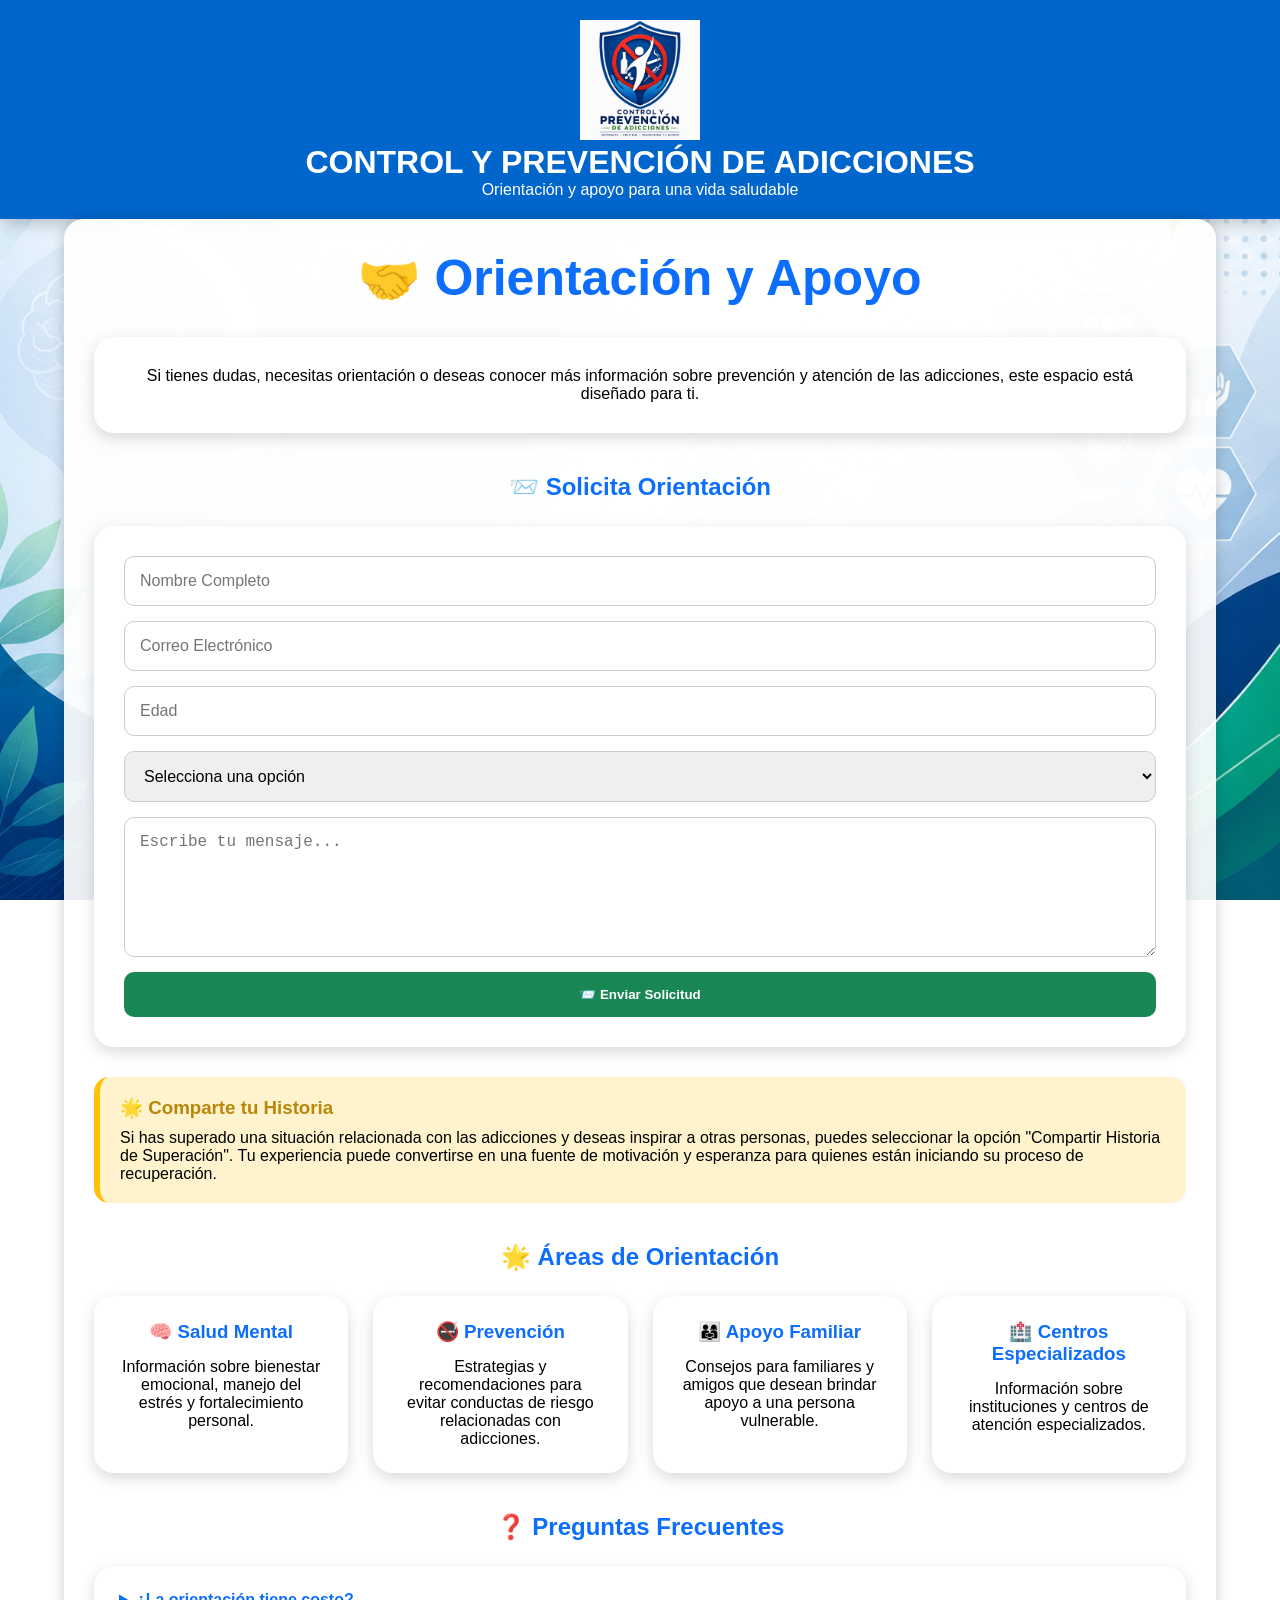
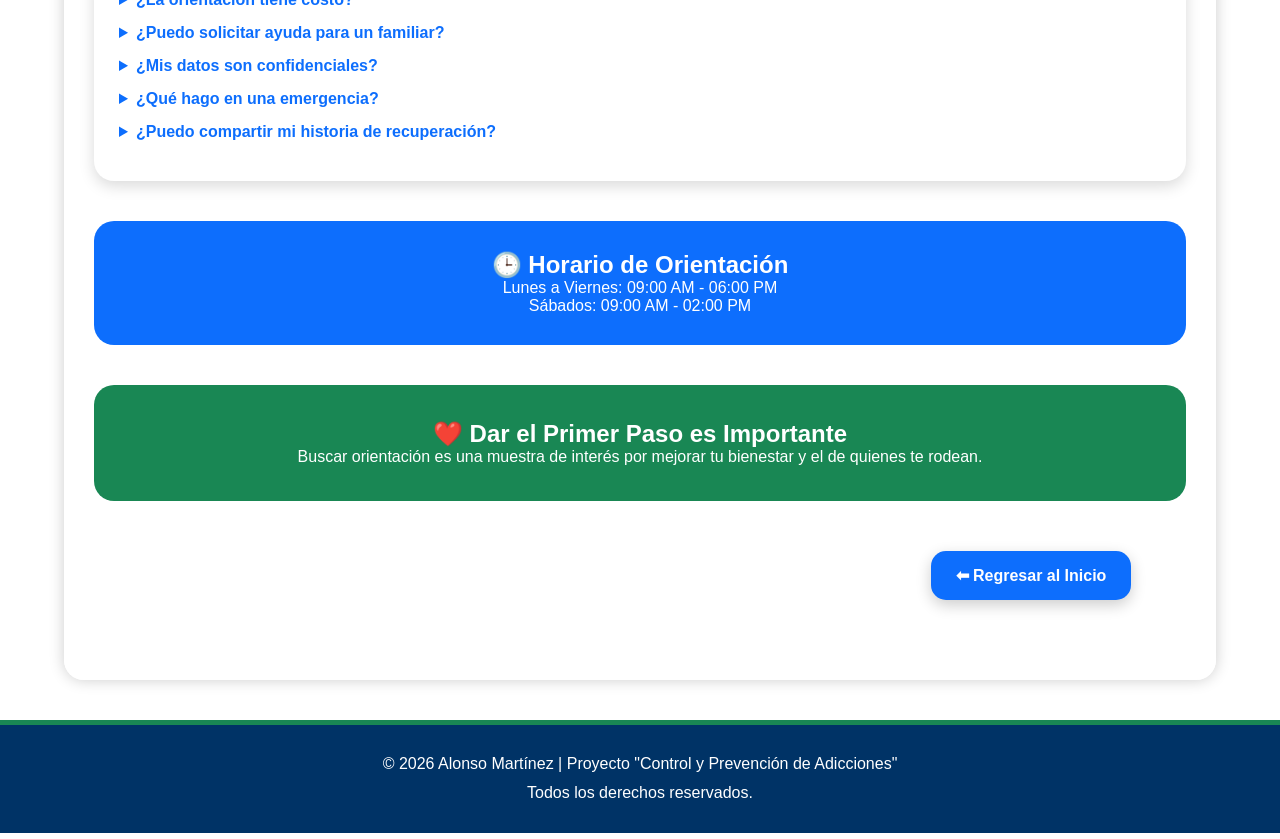
<file: orientacion.html>
<!DOCTYPE html>
<html lang="es">

<head>

    <meta charset="UTF-8">

    <meta name="viewport" content="width=device-width, initial-scale=1.0">

    <title>Orientación y Apoyo</title>

    <link rel="stylesheet" href="estilos.css">

</head>

<body>

<header>

    <img src="img/logo.png" alt="Logo" class="logo">

    <h1>CONTROL Y PREVENCIÓN DE ADICCIONES</h1>

    <p>Orientación y apoyo para una vida saludable</p>

</header>

<section class="contenedor-orientacion">

    <h1 class="titulo-orientacion">

        🤝 Orientación y Apoyo

    </h1>

    <div class="intro-orientacion">

        <p>

            Si tienes dudas, necesitas orientación o deseas
            conocer más información sobre prevención y atención
            de las adicciones, este espacio está diseñado para ti.

        </p>

    </div>

    <!-- FORMULARIO -->

    <h2 class="subtitulo-orientacion">

        📨 Solicita Orientación

    </h2>

    <div class="formulario-orientacion">

        <form>

            <input
                type="text"
                placeholder="Nombre Completo"
                required>

            <input
                type="email"
                placeholder="Correo Electrónico"
                required>

            <input
                type="number"
                placeholder="Edad"
                required>

            <select required>

                <option value="">
                    Selecciona una opción
                </option>

                <option>
                    Información General
                </option>

                <option>
                    Prevención de Adicciones
                </option>

                <option>
                    Apoyo Psicológico
                </option>

                <option>
                    Centros de Ayuda
                </option>

                <option>
                    Compartir Historia de Superación
                </option>

                <option>
                    Otro
                </option>

            </select>

            <textarea
                rows="6"
                placeholder="Escribe tu mensaje..."
                required></textarea>

            <button type="submit">

                📨 Enviar Solicitud

            </button>

        </form>

    </div>

    <!-- COMPARTIR HISTORIA -->

    <div class="nota-historias">

        <h3>

            🌟 Comparte tu Historia

        </h3>

        <p>

            Si has superado una situación relacionada con las adicciones
            y deseas inspirar a otras personas, puedes seleccionar la
            opción "Compartir Historia de Superación". Tu experiencia
            puede convertirse en una fuente de motivación y esperanza
            para quienes están iniciando su proceso de recuperación.

        </p>

    </div>

    <!-- ÁREAS DE ORIENTACIÓN -->

    <h2 class="subtitulo-orientacion">

        🌟 Áreas de Orientación

    </h2>

    <div class="grid-orientacion">

        <div class="orientacion-card">

            <h3>

                🧠 Salud Mental

            </h3>

            <p>

                Información sobre bienestar emocional,
                manejo del estrés y fortalecimiento personal.

            </p>

        </div>

        <div class="orientacion-card">

            <h3>

                🚭 Prevención

            </h3>

            <p>

                Estrategias y recomendaciones para evitar
                conductas de riesgo relacionadas con adicciones.

            </p>

        </div>

        <div class="orientacion-card">

            <h3>

                👨‍👩‍👧 Apoyo Familiar

            </h3>

            <p>

                Consejos para familiares y amigos que desean
                brindar apoyo a una persona vulnerable.

            </p>

        </div>

        <div class="orientacion-card">

            <h3>

                🏥 Centros Especializados

            </h3>

            <p>

                Información sobre instituciones y centros
                de atención especializados.

            </p>

        </div>

    </div>

    <!-- PREGUNTAS FRECUENTES -->

    <h2 class="subtitulo-orientacion">

        ❓ Preguntas Frecuentes

    </h2>

    <div class="faq-container">

        <details>

            <summary>

                ¿La orientación tiene costo?

            </summary>

            <p>

                No. La orientación proporcionada por la plataforma
                es completamente gratuita.

            </p>

        </details>

        <details>

            <summary>

                ¿Puedo solicitar ayuda para un familiar?

            </summary>

            <p>

                Sí. También ofrecemos información y recursos para
                familiares y personas cercanas.

            </p>

        </details>

        <details>

            <summary>

                ¿Mis datos son confidenciales?

            </summary>

            <p>

                Sí. Toda la información compartida debe manejarse
                con privacidad y respeto.

            </p>

        </details>

        <details>

            <summary>

                ¿Qué hago en una emergencia?

            </summary>

            <p>

                Consulta el apartado de Emergencias o llama al 911
                para atención inmediata.

            </p>

        </details>

        <details>

            <summary>

                ¿Puedo compartir mi historia de recuperación?

            </summary>

            <p>

                Sí. Valoramos las experiencias de superación que
                pueden servir de inspiración para otras personas.

            </p>

        </details>

    </div>

    <!-- HORARIO -->

    <div class="horario-atencion">

        <h2>

            🕒 Horario de Orientación

        </h2>

        <p>

            Lunes a Viernes:
            09:00 AM - 06:00 PM

        </p>

        <p>

            Sábados:
            09:00 AM - 02:00 PM

        </p>

    </div>

    <!-- MENSAJE FINAL -->

    <div class="mensaje-orientacion">

        <h2>

            ❤️ Dar el Primer Paso es Importante

        </h2>

        <p>

            Buscar orientación es una muestra de interés
            por mejorar tu bienestar y el de quienes te rodean.

        </p>

    </div>

    <!-- BOTÓN REGRESAR -->

    <div class="regresar">

        <a href="index.html" class="btn-regresar">

            ⬅ Regresar al Inicio

        </a>

    </div>

</section>

<footer>

    <p>

        &copy; 2026 Alonso Martínez |
        Proyecto "Control y Prevención de Adicciones"

    </p>

    <p>

        Todos los derechos reservados.

    </p>

</footer>

</body>

</html>
</file>
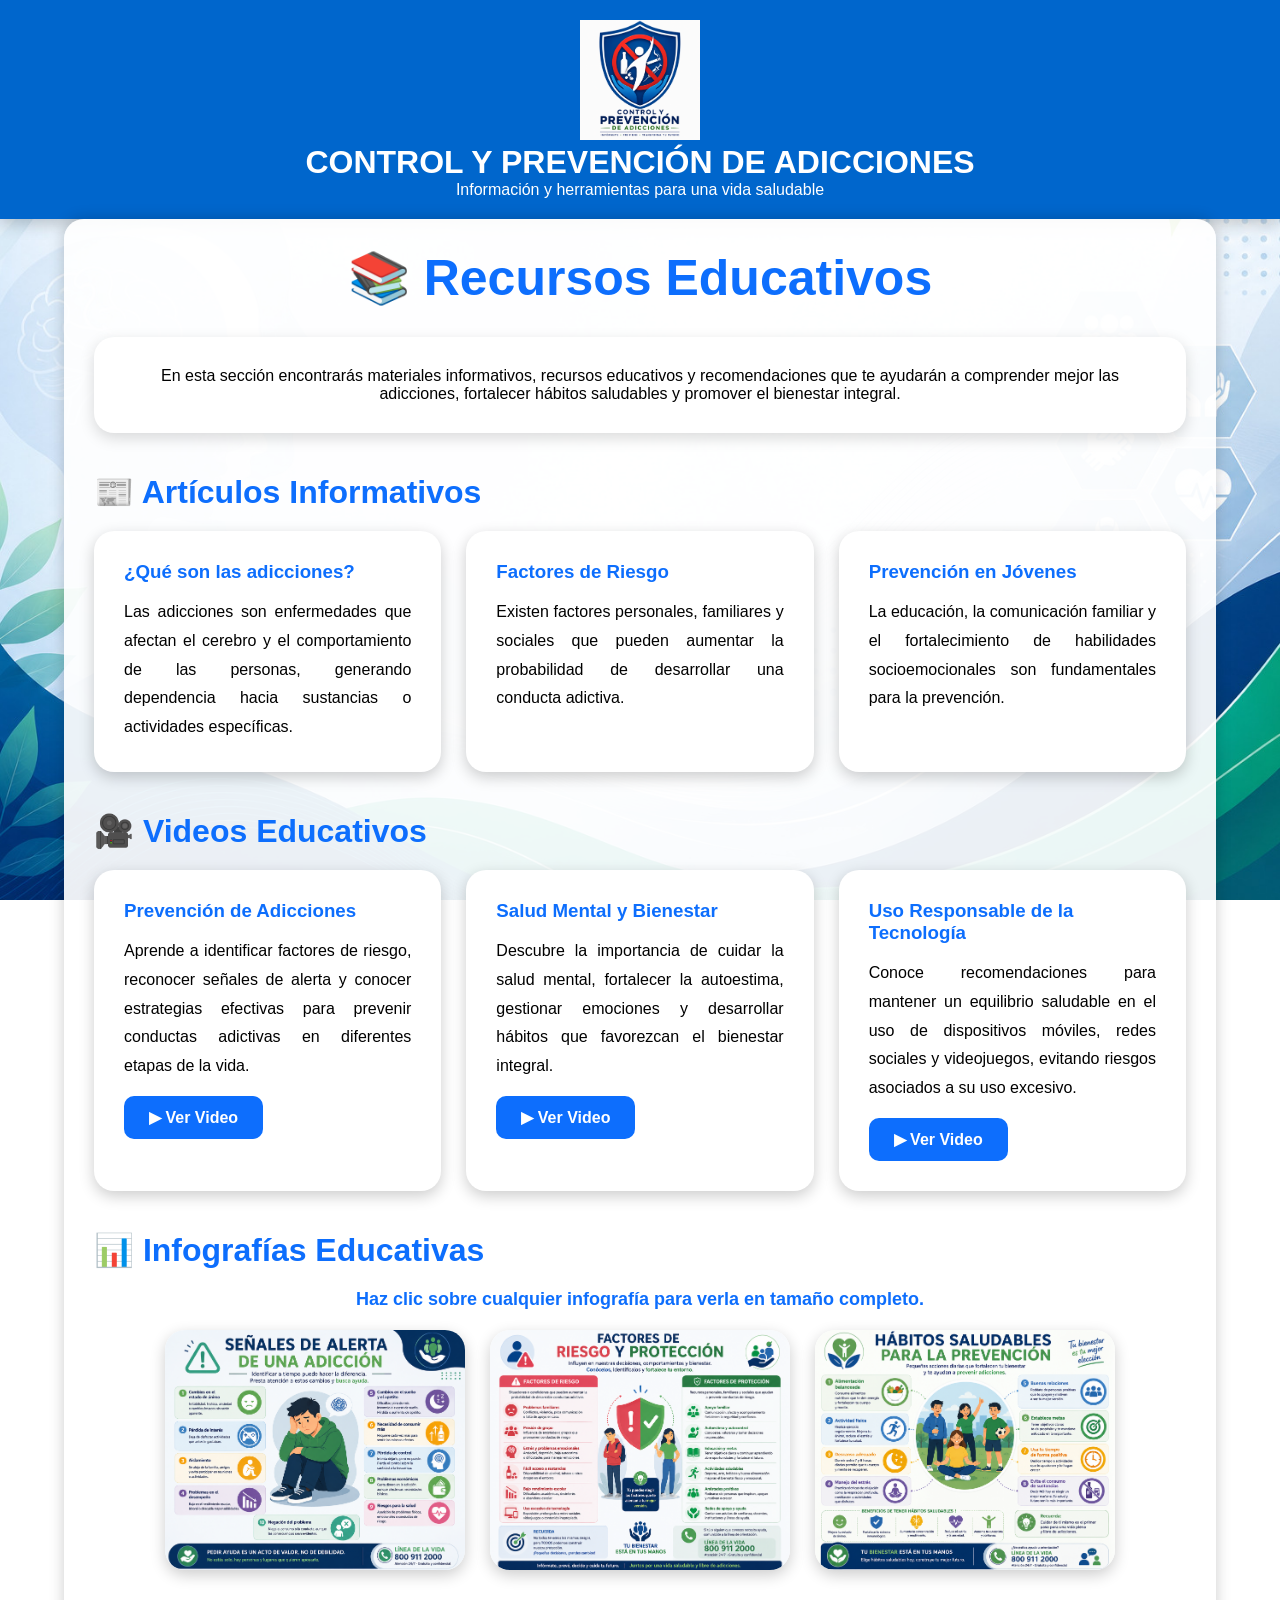
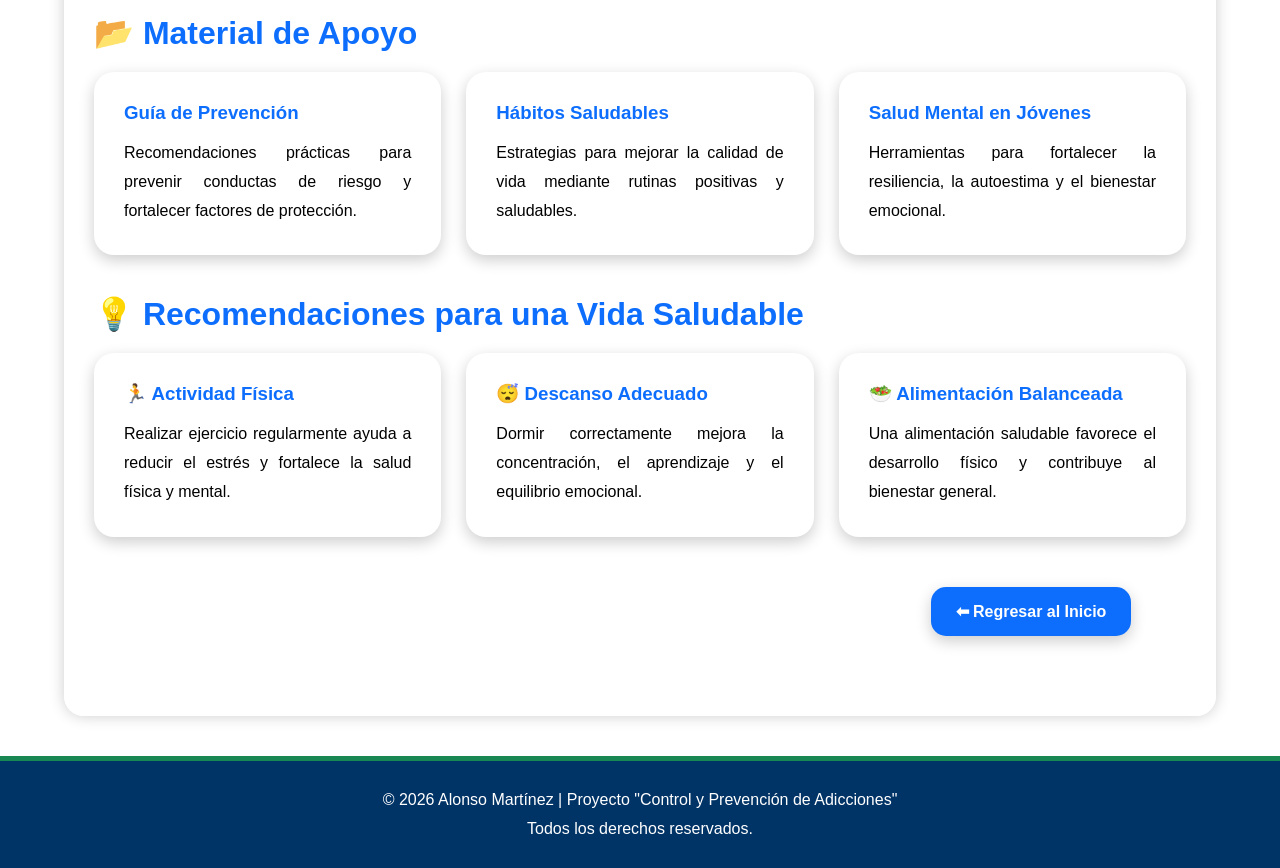
<file: recursos.html>
<!DOCTYPE html>
<html lang="es">

<head>

    <meta charset="UTF-8">

    <meta name="viewport" content="width=device-width, initial-scale=1.0">

    <title>Recursos Educativos</title>

    <link rel="stylesheet" href="estilos.css">

</head>

<body>

<header>

    <img src="img/logo.png" alt="Logo" class="logo">

    <h1>CONTROL Y PREVENCIÓN DE ADICCIONES</h1>

    <p>Información y herramientas para una vida saludable</p>

</header>

<section class="contenedor-recursos">

    <h1 class="titulo-recursos">

        📚 Recursos Educativos

    </h1>

    <div class="intro-recursos">

        <p>

            En esta sección encontrarás materiales informativos,
            recursos educativos y recomendaciones que te ayudarán
            a comprender mejor las adicciones, fortalecer hábitos
            saludables y promover el bienestar integral.

        </p>

    </div>

    <!-- ARTÍCULOS -->

    <h2 class="subtitulo-recursos">

        📰 Artículos Informativos

    </h2>

    <div class="grid-recursos">

        <div class="recurso-card">

            <h3>¿Qué son las adicciones?</h3>

            <p>

                Las adicciones son enfermedades que afectan el cerebro
                y el comportamiento de las personas, generando dependencia
                hacia sustancias o actividades específicas.

            </p>

        </div>

        <div class="recurso-card">

            <h3>Factores de Riesgo</h3>

            <p>

                Existen factores personales, familiares y sociales
                que pueden aumentar la probabilidad de desarrollar
                una conducta adictiva.

            </p>

        </div>

        <div class="recurso-card">

            <h3>Prevención en Jóvenes</h3>

            <p>

                La educación, la comunicación familiar y el fortalecimiento
                de habilidades socioemocionales son fundamentales para la prevención.

            </p>

        </div>

    </div>

    <!-- VIDEOS -->

<h2 class="subtitulo-recursos">

 <!-- VIDEOS EDUCATIVOS -->

<h2 class="subtitulo-recursos">

    🎥 Videos Educativos

</h2>

<div class="grid-recursos">

    <div class="recurso-card">

        <h3>Prevención de Adicciones</h3>

        <p>

            Aprende a identificar factores de riesgo, reconocer señales
            de alerta y conocer estrategias efectivas para prevenir
            conductas adictivas en diferentes etapas de la vida.

        </p>

        <a href="https://www.youtube.com/watch?v=-wxduO6GVXo"
           target="_blank"
           class="btn-video">

            ▶ Ver Video

        </a>

    </div>

    <div class="recurso-card">

        <h3>Salud Mental y Bienestar</h3>

        <p>

            Descubre la importancia de cuidar la salud mental,
            fortalecer la autoestima, gestionar emociones y
            desarrollar hábitos que favorezcan el bienestar integral.

        </p>

        <a href="https://www.youtube.com/watch?v=wfOHdfqqJTs"
           target="_blank"
           class="btn-video">

            ▶ Ver Video

        </a>

    </div>

    <div class="recurso-card">

        <h3>Uso Responsable de la Tecnología</h3>

        <p>

            Conoce recomendaciones para mantener un equilibrio saludable
            en el uso de dispositivos móviles, redes sociales y videojuegos,
            evitando riesgos asociados a su uso excesivo.

        </p>

        <a href="https://www.youtube.com/watch?v=Pu9V6WpO8-Q"
           target="_blank"
           class="btn-video">

            ▶ Ver Video

        </a>

    </div>

</div>

    <!-- INFOGRAFÍAS -->

    <h2 class="subtitulo-recursos">

        📊 Infografías Educativas

    </h2>

    <p class="texto-centro">

        Haz clic sobre cualquier infografía para verla en tamaño completo.

    </p>

    <div class="galeria-infografias">

        <a href="img/infografia1.png" target="_blank">

            <img src="img/infografia1.png"
                 alt="Señales de alerta de una adicción">

        </a>

        <a href="img/infografia2.png" target="_blank">

            <img src="img/infografia2.png"
                 alt="Factores de riesgo y protección">

        </a>

        <a href="img/infografia3.png" target="_blank">

            <img src="img/infografia3.png"
                 alt="Hábitos saludables para la prevención">

        </a>

    </div>

    <!-- MATERIAL DE APOYO -->

    <h2 class="subtitulo-recursos">

        📂 Material de Apoyo

    </h2>

    <div class="grid-recursos">

        <div class="recurso-card">

            <h3>Guía de Prevención</h3>

            <p>

                Recomendaciones prácticas para prevenir conductas
                de riesgo y fortalecer factores de protección.

            </p>

        </div>

        <div class="recurso-card">

            <h3>Hábitos Saludables</h3>

            <p>

                Estrategias para mejorar la calidad de vida
                mediante rutinas positivas y saludables.

            </p>

        </div>

        <div class="recurso-card">

            <h3>Salud Mental en Jóvenes</h3>

            <p>

                Herramientas para fortalecer la resiliencia,
                la autoestima y el bienestar emocional.

            </p>

        </div>

    </div>

    <!-- RECOMENDACIONES -->

    <h2 class="subtitulo-recursos">

        💡 Recomendaciones para una Vida Saludable

    </h2>

    <div class="grid-recursos">

        <div class="recurso-card">

            <h3>🏃 Actividad Física</h3>

            <p>

                Realizar ejercicio regularmente ayuda a reducir
                el estrés y fortalece la salud física y mental.

            </p>

        </div>

        <div class="recurso-card">

            <h3>😴 Descanso Adecuado</h3>

            <p>

                Dormir correctamente mejora la concentración,
                el aprendizaje y el equilibrio emocional.

            </p>

        </div>

        <div class="recurso-card">

            <h3>🥗 Alimentación Balanceada</h3>

            <p>

                Una alimentación saludable favorece el desarrollo
                físico y contribuye al bienestar general.

            </p>

        </div>

    </div>

    <!-- BOTÓN REGRESAR -->

    <div class="regresar">

        <a href="index.html" class="btn-regresar">

            ⬅ Regresar al Inicio

        </a>

    </div>

</section>

<footer>

    <p>

        &copy; 2026 Alonso Martínez |
        Proyecto "Control y Prevención de Adicciones"

    </p>

    <p>

        Todos los derechos reservados.

    </p>

</footer>

</body>

</html>
</file>
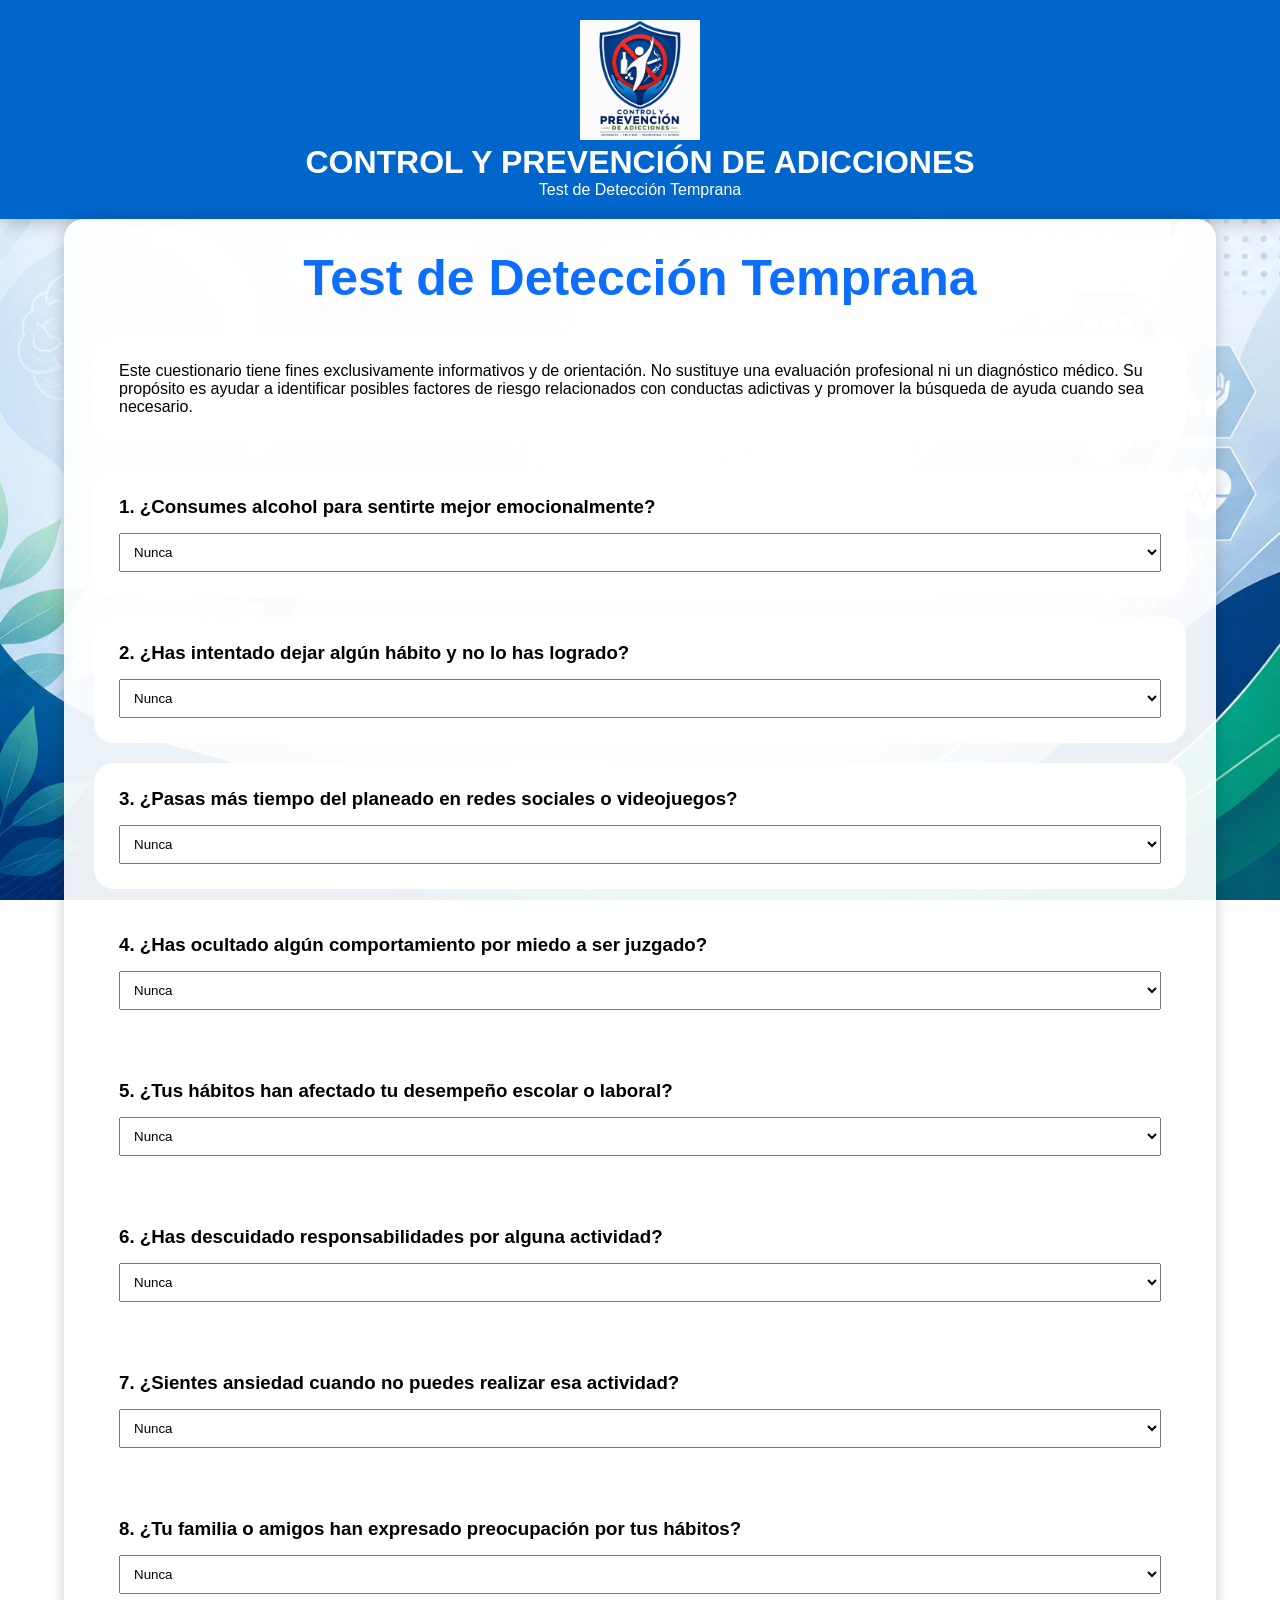
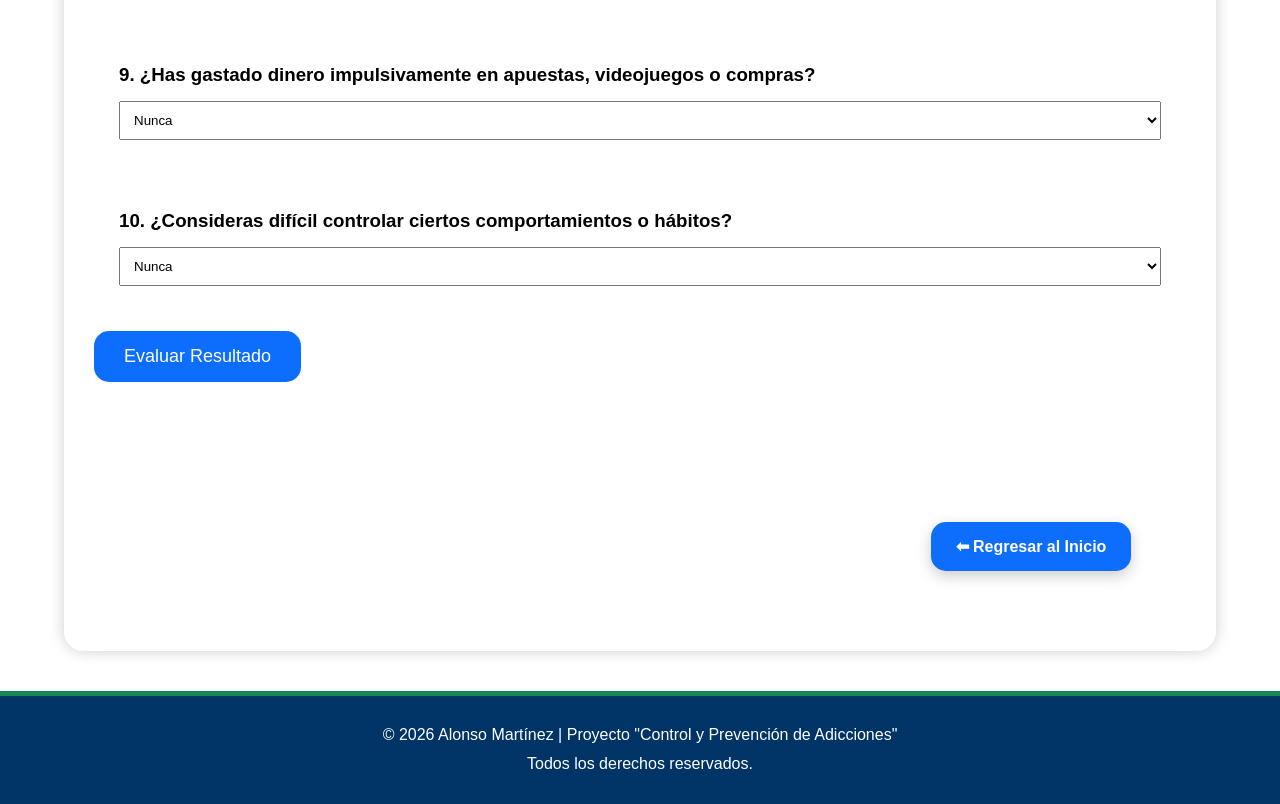
<file: test.html>
<!DOCTYPE html>
<html lang="es">

<head>

    <meta charset="UTF-8">

    <meta name="viewport" content="width=device-width, initial-scale=1.0">

    <title>Test de Detección Temprana</title>

    <link rel="stylesheet" href="estilos.css">

</head>

<body>

<header>

    <img src="img/logo.png" alt="Logo" class="logo">

    <h1>CONTROL Y PREVENCIÓN DE ADICCIONES</h1>

    <p>Test de Detección Temprana</p>

</header>

<section class="contenedor-test">

    <h1 class="titulo-test">

        Test de Detección Temprana

    </h1>

    <div class="intro-test">

        <p>
            Este cuestionario tiene fines exclusivamente informativos y de orientación.
            No sustituye una evaluación profesional ni un diagnóstico médico.
            Su propósito es ayudar a identificar posibles factores de riesgo relacionados
            con conductas adictivas y promover la búsqueda de ayuda cuando sea necesario.
        </p>

    </div>

    <form id="formularioTest">

        <div class="pregunta">

            <h3>1. ¿Consumes alcohol para sentirte mejor emocionalmente?</h3>

            <select name="p1">
                <option value="0">Nunca</option>
                <option value="1">Rara vez</option>
                <option value="2">Algunas veces</option>
                <option value="3">Frecuentemente</option>
                <option value="4">Siempre</option>
            </select>

        </div>

        <div class="pregunta">

            <h3>2. ¿Has intentado dejar algún hábito y no lo has logrado?</h3>

            <select name="p2">
                <option value="0">Nunca</option>
                <option value="1">Rara vez</option>
                <option value="2">Algunas veces</option>
                <option value="3">Frecuentemente</option>
                <option value="4">Siempre</option>
            </select>

        </div>

        <div class="pregunta">

            <h3>3. ¿Pasas más tiempo del planeado en redes sociales o videojuegos?</h3>

            <select name="p3">
                <option value="0">Nunca</option>
                <option value="1">Rara vez</option>
                <option value="2">Algunas veces</option>
                <option value="3">Frecuentemente</option>
                <option value="4">Siempre</option>
            </select>

        </div>

        <div class="pregunta">

            <h3>4. ¿Has ocultado algún comportamiento por miedo a ser juzgado?</h3>

            <select name="p4">
                <option value="0">Nunca</option>
                <option value="1">Rara vez</option>
                <option value="2">Algunas veces</option>
                <option value="3">Frecuentemente</option>
                <option value="4">Siempre</option>
            </select>

        </div>

        <div class="pregunta">

            <h3>5. ¿Tus hábitos han afectado tu desempeño escolar o laboral?</h3>

            <select name="p5">
                <option value="0">Nunca</option>
                <option value="1">Rara vez</option>
                <option value="2">Algunas veces</option>
                <option value="3">Frecuentemente</option>
                <option value="4">Siempre</option>
            </select>

        </div>

        <div class="pregunta">

            <h3>6. ¿Has descuidado responsabilidades por alguna actividad?</h3>

            <select name="p6">
                <option value="0">Nunca</option>
                <option value="1">Rara vez</option>
                <option value="2">Algunas veces</option>
                <option value="3">Frecuentemente</option>
                <option value="4">Siempre</option>
            </select>

        </div>

        <div class="pregunta">

            <h3>7. ¿Sientes ansiedad cuando no puedes realizar esa actividad?</h3>

            <select name="p7">
                <option value="0">Nunca</option>
                <option value="1">Rara vez</option>
                <option value="2">Algunas veces</option>
                <option value="3">Frecuentemente</option>
                <option value="4">Siempre</option>
            </select>

        </div>

        <div class="pregunta">

            <h3>8. ¿Tu familia o amigos han expresado preocupación por tus hábitos?</h3>

            <select name="p8">
                <option value="0">Nunca</option>
                <option value="1">Rara vez</option>
                <option value="2">Algunas veces</option>
                <option value="3">Frecuentemente</option>
                <option value="4">Siempre</option>
            </select>

        </div>

        <div class="pregunta">

            <h3>9. ¿Has gastado dinero impulsivamente en apuestas, videojuegos o compras?</h3>

            <select name="p9">
                <option value="0">Nunca</option>
                <option value="1">Rara vez</option>
                <option value="2">Algunas veces</option>
                <option value="3">Frecuentemente</option>
                <option value="4">Siempre</option>
            </select>

        </div>

        <div class="pregunta">

            <h3>10. ¿Consideras difícil controlar ciertos comportamientos o hábitos?</h3>

            <select name="p10">
                <option value="0">Nunca</option>
                <option value="1">Rara vez</option>
                <option value="2">Algunas veces</option>
                <option value="3">Frecuentemente</option>
                <option value="4">Siempre</option>
            </select>

        </div>

        <div class="contenedor-boton">

            <button type="button"
                    class="btn-evaluar"
                    onclick="evaluarTest()">

                Evaluar Resultado

            </button>

        </div>

    </form>

    <div id="resultado"></div>

    <div class="regresar">

        <a href="index.html" class="btn-regresar">

            ⬅ Regresar al Inicio

        </a>

    </div>

</section>

<footer>

    <p>
        &copy; 2026 Alonso Martínez | Proyecto "Control y Prevención de Adicciones"
    </p>

    <p>
        Todos los derechos reservados.
    </p>

</footer>

<script src="script.js"></script>

</body>

</html>
</file>
<file: estilos.css>
/*====================================================
                CONFIGURACIÓN GENERAL
====================================================*/

*{
    margin:0;
    padding:0;
    box-sizing:border-box;
}

body{
    font-family:Arial, sans-serif;

    background-image:url("img/fondo.jpg");

    background-size:cover;

    background-position:center;

    background-repeat:no-repeat;

    background-attachment:fixed;

    overflow-x:hidden;
}


/*====================================================
                    HEADER
====================================================*/

header{

    background:#0066cc;

    color:white;

    text-align:center;

    padding:20px;

    box-shadow:0 5px 15px rgba(0,0,0,.2);

}

.logo{

    width:120px;

    height:auto;

}


/*====================================================
                SECCIONES GENERALES
====================================================*/

section{

    width:85%;

    margin:30px auto;

    padding:30px;

    background:rgba(255,255,255,.92);

    border-radius:20px;

    box-shadow:0 0 15px rgba(0,0,0,.2);

}


/*====================================================
                    INDEX.HTML
====================================================*/


/*---------- Bienvenida ----------*/

.bienvenida{

    text-align:center;

}

.bienvenida h2{

    color:#0d6efd;

    font-size:36px;

    margin-bottom:15px;

}

.bienvenida p{

    font-size:18px;

    color:#444;

    line-height:1.8;

}


/*---------- Banner ----------*/

.banner{

    width:95%;

}

.banner img{

    width:100%;

    height:auto;

    border-radius:20px;

}


/*---------- Tarjetas principales ----------*/

.menu-principal{

    width:90%;

    margin:auto;

    display:grid;

    grid-template-columns:repeat(auto-fit,minmax(280px,1fr));

    gap:25px;

    padding:30px;

}

.tarjeta{

    background:rgba(255,255,255,.95);

    text-decoration:none;

    color:#333;

    padding:25px;

    border-radius:20px;

    box-shadow:0 5px 15px rgba(0,0,0,.2);

    transition:.4s;

    border-top:6px solid #0d6efd;

}

.tarjeta:hover{

    transform:translateY(-10px);

    border-top:6px solid #198754;

    box-shadow:0 10px 25px rgba(0,0,0,.3);

}

.tarjeta h2{

    color:#0d6efd;

    margin-bottom:15px;

}

.tarjeta p{

    color:#555;

    line-height:1.5;

}


/*====================================================
                    INICIO.HTML
====================================================*/


/*---------- Título ----------*/

.titulo-principal{

    text-align:center;

    color:#0d6efd;

    font-size:50px;

    margin-bottom:50px;

}


/*---------- Contenedor ----------*/

.contenedor-inicio{

    width:90%;

    margin:auto;

    padding:40px;

}


/*---------- Tarjetas ----------*/

.tarjetas-inicio{

    display:flex;

    justify-content:center;

    flex-wrap:wrap;

    gap:40px;

}


.card-inicio{

    width:320px;

    min-height:360px;

    background:rgba(255,255,255,.95);

    padding:30px;

    border-radius:25px;

    box-shadow:0 10px 25px rgba(0,0,0,.25);

    transition:.5s;

}


.card-inicio:hover{

    transform:translateY(-15px);

    box-shadow:0 20px 40px rgba(0,0,0,.4);

}


.card-inicio h2{

    text-align:center;

    color:#0d6efd;

    margin-bottom:20px;

}


.card-inicio p{

    text-align:justify;

    line-height:1.8;

}


.card-inicio ul{

    list-style:none;

    text-align:center;

    padding:0;

}


.card-inicio li{

    padding:10px;

    font-size:18px;

}


/*---------- Botón regresar ----------*/

.regresar{

    width:90%;

    margin:50px auto;

    display:flex;

    justify-content:flex-end;

}


.btn-regresar{

    background:#0d6efd;

    color:white;

    text-decoration:none;

    padding:15px 25px;

    border-radius:15px;

    font-weight:bold;

    transition:.3s;

    box-shadow:0 5px 15px rgba(0,0,0,.2);

}


.btn-regresar:hover{

    background:#198754;

    transform:scale(1.05);

}


/*====================================================
                ADICCIONES.HTML
====================================================*/

/*---------- Título ----------*/

.titulo-adicciones{

    text-align:center;

    color:#0d6efd;

    font-size:50px;

    margin-bottom:40px;

}


/*---------- Contenedor ----------*/

.contenedor-adicciones{

    width:95%;

    margin:auto;

}


/*---------- Tarjetas ----------*/

.card-adicciones{

    background:rgba(255,255,255,.95);

    padding:35px;

    border-radius:25px;

    margin-bottom:35px;

    box-shadow:0 10px 25px rgba(0,0,0,.2);

    transition:.4s;

    border-left:10px solid #0d6efd;

}


.card-adicciones:hover{

    transform:translateY(-8px);

    box-shadow:0 15px 35px rgba(0,0,0,.35);

    border-left:10px solid #198754;

}


.card-adicciones h2{

    color:#0d6efd;

    margin-bottom:20px;

    font-size:32px;

}


.card-adicciones p{

    text-align:justify;

    line-height:1.9;

    font-size:18px;

}


/*====================================================
                TEST.HTML
====================================================*/

.contenedor-test{

    width:90%;

    margin:auto;

}

.titulo-test{

    text-align:center;

    color:#0d6efd;

    font-size:50px;

    margin-bottom:30px;

}

.intro-test{

    background:white;

    padding:25px;

    border-radius:20px;

    margin-bottom:30px;

}

.pregunta{

    background:white;

    padding:25px;

    border-radius:20px;

    margin-bottom:20px;

}

.pregunta h3{

    margin-bottom:15px;

}

.pregunta select{

    width:100%;

    padding:10px;

}

.btn-evaluar{

    background:#0d6efd;

    color:white;

    border:none;

    padding:15px 30px;

    border-radius:15px;

    cursor:pointer;

    font-size:18px;

}

.btn-evaluar:hover{

    background:#198754;

}

#resultado{

    margin-top:30px;

    padding:30px;

    text-align:center;

    font-size:22px;

    font-weight:bold;

}

/*====================================================
                CENTROS.HTML
====================================================*/

.titulo-centros{

    text-align:center;

    color:#0d6efd;

    font-size:50px;

    margin-bottom:20px;

}

.descripcion-centros{

    text-align:center;

    margin-bottom:40px;

    font-size:18px;

}

.ayuda-inmediata{

    background:#fff3f3;

    border-left:10px solid red;

    padding:30px;

    border-radius:20px;

    margin-bottom:40px;

    text-align:center;

}

.telefono{

    font-size:40px;

    font-weight:bold;

    color:red;

}

.contenedor-tarjetas-centros{

    display:grid;

    grid-template-columns:repeat(auto-fit,minmax(300px,1fr));

    gap:30px;

    margin-bottom:50px;

}

.centro-card{

    background:white;

    padding:30px;

    border-radius:20px;

    box-shadow:0 5px 15px rgba(0,0,0,.2);

    transition:.4s;

}

.centro-card:hover{

    transform:translateY(-10px);

}

.centro-card h2{

    color:#0d6efd;

    margin-bottom:20px;

}

.cobertura{

    text-align:center;

    background:white;

    padding:30px;

    border-radius:20px;

    margin-bottom:40px;

}

.mapa-mexico{

    width:80%;

    max-width:900px;

    margin-top:20px;

}

.estadisticas{

    background:white;

    padding:30px;

    border-radius:20px;

    margin-bottom:40px;

}

.estadisticas h2{

    color:#0d6efd;

    margin-bottom:20px;

}

.estadisticas li{

    margin-bottom:15px;

    font-size:18px;

}


/*====================================================
                RECURSOS.HTML
====================================================*/

.contenedor-recursos{

    width:90%;

    margin:auto;

}

.titulo-recursos{

    text-align:center;

    color:#0d6efd;

    font-size:50px;

    margin-bottom:30px;

}

.intro-recursos{

    background:white;

    padding:30px;

    border-radius:20px;

    margin-bottom:40px;

    text-align:center;

    box-shadow:0 5px 15px rgba(0,0,0,.15);

}

.subtitulo-recursos{

    color:#0d6efd;

    margin:40px 0 20px;

    font-size:32px;

}

.grid-recursos{

    display:grid;

    grid-template-columns:repeat(auto-fit,minmax(300px,1fr));

    gap:25px;

    margin-bottom:40px;

}

.recurso-card{

    background:white;

    padding:30px;

    border-radius:20px;

    box-shadow:0 5px 15px rgba(0,0,0,.2);

    transition:.4s;

}

.recurso-card:hover{

    transform:translateY(-10px);

    box-shadow:0 10px 25px rgba(0,0,0,.3);

}

.recurso-card h3{

    color:#0d6efd;

    margin-bottom:15px;

}

.recurso-card p{

    line-height:1.8;

    text-align:justify;

}

.galeria-infografias{

    display:flex;

    justify-content:center;

    flex-wrap:wrap;

    gap:25px;

    margin-bottom:40px;

}

.galeria-infografias img{

    width:300px;

    border-radius:20px;

    box-shadow:0 5px 15px rgba(0,0,0,.2);

    transition:.4s;

}

.galeria-infografias img:hover{

    transform:scale(1.05);

}

.texto-centro{

    text-align:center;

    margin-bottom:20px;

    font-size:18px;

    font-weight:bold;

    color:#0d6efd;

}

/*====================================================
            ZOOM INFOGRAFÍAS
====================================================*/

.modal-imagen{

    display:none;

    position:fixed;

    z-index:9999;

    left:0;

    top:0;

    width:100%;

    height:100%;

    background:rgba(0,0,0,.9);

    justify-content:center;

    align-items:center;

}

.modal-imagen img{

    max-width:90%;

    max-height:90%;

    border-radius:15px;

    box-shadow:0 0 25px rgba(255,255,255,.3);

}

.cerrar-modal{

    position:absolute;

    top:20px;

    right:40px;

    color:white;

    font-size:50px;

    cursor:pointer;

    font-weight:bold;

}

.cerrar-modal:hover{

    color:#198754;

}

.galeria-infografias img{

    cursor:pointer;
}

/*---------- BOTONES DE VIDEO ----------*/

.btn-video{

    display:inline-block;

    margin-top:15px;

    padding:12px 25px;

    background:#0d6efd;

    color:white;

    text-decoration:none;

    border-radius:10px;

    font-weight:bold;

    transition:.3s;

}

.btn-video:hover{

    background:#0b5ed7;

    transform:scale(1.05);

}


/*====================================================
                HISTORIAS.HTML
====================================================*/
/*---------- CARRUSEL ----------*/

.carrusel-historias{

    position:relative;

    max-width:900px;

    margin:0 auto 60px auto;

}

.historia-slide{

    display:none;

    background:white;

    padding:40px;

    border-radius:25px;

    text-align:center;

    box-shadow:0 5px 20px rgba(0,0,0,.2);

}

.historia-slide.activo{

    display:block;

}

.historia-slide h2{

    color:#0d6efd;

    margin-bottom:20px;

}

.historia-slide p{

    line-height:2;

    text-align:justify;

    margin-bottom:25px;

}

.btn-carrusel{

    position:absolute;

    top:50%;

    transform:translateY(-50%);

    border:none;

    background:#0d6efd;

    color:white;

    width:50px;

    height:50px;

    border-radius:50%;

    cursor:pointer;

    font-size:22px;

}

.btn-carrusel:hover{

    background:#0b5ed7;

}

.anterior{

    left:-25px;

}

.siguiente{

    right:-25px;

}

.controles-carrusel{

    text-align:center;

    margin-top:25px;

}

.btn-pausa{

    background:#198754;

    color:white;

    border:none;

    padding:12px 25px;

    border-radius:10px;

    cursor:pointer;

    font-weight:bold;

    transition:.3s;

}

.btn-pausa:hover{

    transform:scale(1.05);

    background:#157347;

}

.timeline-horizontal{

    display:flex;

    justify-content:center;

    align-items:flex-start;

    flex-wrap:wrap;

    gap:25px;

    margin:50px 0;

}

.paso-timeline{

    background:white;

    width:180px;

    text-align:center;

    padding:25px;

    border-radius:20px;

    box-shadow:0 5px 15px rgba(0,0,0,.2);

    transition:.3s;

}

.paso-timeline:hover{

    transform:translateY(-10px);

}

.paso-timeline span{

    display:flex;

    justify-content:center;

    align-items:center;

    width:50px;

    height:50px;

    margin:auto;

    background:#0d6efd;

    color:white;

    border-radius:50%;

    font-size:22px;

    font-weight:bold;

    margin-bottom:15px;

}

.paso-timeline h3{

    color:#0d6efd;

    font-size:18px;

}

/*====================================================
                EMERGENCIA.HTML
====================================================*/

.contenedor-emergencia{

    width:90%;
    margin:auto;

}

.titulo-emergencia{

    text-align:center;
    color:#dc3545;
    font-size:50px;
    margin-bottom:30px;

}

.alerta-principal{

    background:#fff3cd;
    border-left:8px solid #dc3545;
    padding:30px;
    border-radius:15px;
    margin-bottom:40px;

}

.subtitulo-emergencia{

    text-align:center;
    color:#0d6efd;
    margin:40px 0 25px;

}

.grid-emergencia{

    display:grid;
    grid-template-columns:repeat(auto-fit,minmax(280px,1fr));
    gap:25px;

}

.emergencia-card{

    background:white;
    padding:25px;
    border-radius:20px;
    text-align:center;
    box-shadow:0 5px 15px rgba(0,0,0,.2);

}

.numero-emergencia{

    font-size:40px;
    font-weight:bold;
    color:#dc3545;
    margin:15px 0;

}

.pasos-crisis{

    display:flex;
    flex-wrap:wrap;
    justify-content:center;
    gap:20px;

}

.paso-crisis{

    background:white;
    padding:20px;
    border-radius:15px;
    box-shadow:0 5px 15px rgba(0,0,0,.2);

}

.grid-alertas{

    display:grid;
    grid-template-columns:repeat(auto-fit,minmax(250px,1fr));
    gap:20px;

}

.alerta-card{

    background:#dc3545;
    color:white;
    text-align:center;
    padding:20px;
    border-radius:15px;
    font-weight:bold;

}

.mapa-emergencia{

    text-align:center;
    margin:40px 0;

}

.mapa-emergencia img{

    width:70%;
    max-width:700px;
    border-radius:20px;
    box-shadow:0 5px 15px rgba(0,0,0,.2);

}

.acciones-rapidas{

    display:flex;
    justify-content:center;
    flex-wrap:wrap;
    gap:20px;
    margin:40px 0;

}

.btn-accion{

    background:#198754;
    color:white;
    text-decoration:none;
    padding:15px 25px;
    border-radius:12px;
    font-weight:bold;
    transition:.3s;

}

.btn-accion:hover{

    transform:scale(1.05);

}

.mensaje-esperanza{

    background:#198754;
    color:white;
    text-align:center;
    padding:35px;
    border-radius:20px;
    margin-bottom:40px;

}

/*====================================================
                ORIENTACION.HTML
====================================================*/

.contenedor-orientacion{

    width:90%;
    margin:auto;

}

.titulo-orientacion{

    text-align:center;
    color:#0d6efd;
    font-size:50px;
    margin-bottom:30px;

}

.intro-orientacion{

    background:white;
    padding:30px;
    border-radius:20px;
    text-align:center;
    box-shadow:0 5px 15px rgba(0,0,0,.15);
    margin-bottom:40px;

}

.subtitulo-orientacion{

    text-align:center;
    color:#0d6efd;
    margin:40px 0 25px;

}

.formulario-orientacion{

    background:white;
    padding:30px;
    border-radius:20px;
    box-shadow:0 5px 15px rgba(0,0,0,.15);

}

.formulario-orientacion form{

    display:flex;
    flex-direction:column;
    gap:15px;

}

.formulario-orientacion input,
.formulario-orientacion select,
.formulario-orientacion textarea{

    padding:15px;
    border:1px solid #ccc;
    border-radius:10px;
    font-size:16px;

}

.formulario-orientacion button{

    background:#198754;
    color:white;
    border:none;
    padding:15px;
    border-radius:10px;
    cursor:pointer;
    font-weight:bold;

}

.grid-orientacion{

    display:grid;
    grid-template-columns:repeat(auto-fit,minmax(250px,1fr));
    gap:25px;

}

.orientacion-card{

    background:white;
    padding:25px;
    border-radius:20px;
    text-align:center;
    box-shadow:0 5px 15px rgba(0,0,0,.15);
    transition:.3s;

}

.orientacion-card:hover{

    transform:translateY(-10px);

}

.orientacion-card h3{

    color:#0d6efd;
    margin-bottom:15px;

}

.faq-container{

    background:white;
    padding:25px;
    border-radius:20px;
    box-shadow:0 5px 15px rgba(0,0,0,.15);

}

.faq-container details{

    margin-bottom:15px;

}

.faq-container summary{

    cursor:pointer;
    font-weight:bold;
    color:#0d6efd;

}

.horario-atencion{

    background:#0d6efd;
    color:white;
    text-align:center;
    padding:30px;
    border-radius:20px;
    margin-top:40px;

}

.mensaje-orientacion{

    background:#198754;
    color:white;
    text-align:center;
    padding:35px;
    border-radius:20px;
    margin-top:40px;
    margin-bottom:40px;

}

.nota-historias{

    background:#fff3cd;

    border-left:6px solid #ffc107;

    padding:20px;

    border-radius:15px;

    margin-top:30px;

}

.nota-historias h3{

    color:#b8860b;

    margin-bottom:10px;

}
/*====================================================
                APOYO.HTML
====================================================*/

.contenedor-apoyo{

    width:90%;
    margin:auto;

}

.titulo-apoyo{

    text-align:center;
    color:#0d6efd;
    font-size:50px;
    margin-bottom:30px;

}

.intro-apoyo{

    background:white;
    padding:30px;
    border-radius:20px;
    text-align:center;
    box-shadow:0 5px 15px rgba(0,0,0,.15);
    margin-bottom:40px;

}

.subtitulo-apoyo{

    text-align:center;
    color:#0d6efd;
    margin:40px 0 25px;

}

/* CONTADOR */

.contador-miembros{

    background:#198754;
    color:white;
    text-align:center;
    padding:30px;
    border-radius:20px;
    margin-bottom:40px;

}

.numero-miembros{

    font-size:60px;
    font-weight:bold;

}

/* BENEFICIOS */

.grid-beneficios{

    display:grid;
    grid-template-columns:repeat(auto-fit,minmax(250px,1fr));
    gap:25px;

}

.beneficio-card{

    background:white;
    padding:25px;
    border-radius:20px;
    text-align:center;
    box-shadow:0 5px 15px rgba(0,0,0,.15);
    transition:.3s;

}

.beneficio-card:hover{

    transform:translateY(-10px);

}

.beneficio-card h3{

    color:#0d6efd;
    margin-bottom:15px;

}

/* REGLAS */

.reglas-container{

    display:grid;
    grid-template-columns:repeat(auto-fit,minmax(220px,1fr));
    gap:20px;

}

.regla{

    background:#198754;
    color:white;
    padding:20px;
    text-align:center;
    border-radius:15px;
    font-weight:bold;

}

/* ACTIVIDADES */

.grid-actividades{

    display:grid;
    grid-template-columns:repeat(auto-fit,minmax(220px,1fr));
    gap:20px;

}

.actividad-card{

    background:white;
    padding:25px;
    text-align:center;
    border-radius:20px;
    box-shadow:0 5px 15px rgba(0,0,0,.15);
    transition:.3s;

}

.actividad-card:hover{

    transform:scale(1.05);

}

/* ESTADISTICAS */

.estadisticas-apoyo{

    display:flex;
    justify-content:center;
    flex-wrap:wrap;
    gap:25px;

}

.estadistica{

    background:white;
    width:250px;
    padding:25px;
    text-align:center;
    border-radius:20px;
    box-shadow:0 5px 15px rgba(0,0,0,.15);

}

.estadistica h3{

    color:#198754;
    font-size:40px;

}

/* FORMULARIO */

.formulario-apoyo{

    background:white;
    padding:30px;
    border-radius:20px;
    box-shadow:0 5px 15px rgba(0,0,0,.15);

}

.formulario-apoyo form{

    display:flex;
    flex-direction:column;
    gap:15px;

}

.formulario-apoyo input,
.formulario-apoyo textarea{

    padding:15px;
    border:1px solid #ccc;
    border-radius:10px;
    font-size:16px;

}

.formulario-apoyo button{

    background:#198754;
    color:white;
    border:none;
    padding:15px;
    border-radius:10px;
    font-weight:bold;
    cursor:pointer;
    transition:.3s;

}

.formulario-apoyo button:hover{

    background:#157347;

}

/* TESTIMONIOS */

.testimonios-apoyo{

    background:white;
    text-align:center;
    padding:30px;
    border-radius:20px;
    box-shadow:0 5px 15px rgba(0,0,0,.15);
    margin-top:40px;

}

.testimonios-apoyo h2{

    color:#0d6efd;
    margin-bottom:20px;

}

.testimonios-apoyo p{

    font-style:italic;
    margin:15px 0;

}

/* MENSAJE FINAL */

.mensaje-apoyo{

    background:#0d6efd;
    color:white;
    text-align:center;
    padding:35px;
    border-radius:20px;
    margin-top:40px;
    margin-bottom:40px;

}

.mensaje-apoyo h2{

    margin-bottom:15px;

}


/*====================================================
                    FOOTER
====================================================*/

footer{

    background:#003366;

    color:white;

    text-align:center;

    padding:25px;

    margin-top:40px;

    border-top:5px solid #198754;

}


footer p{

    margin:0;

    line-height:1.8;

}
</file>
